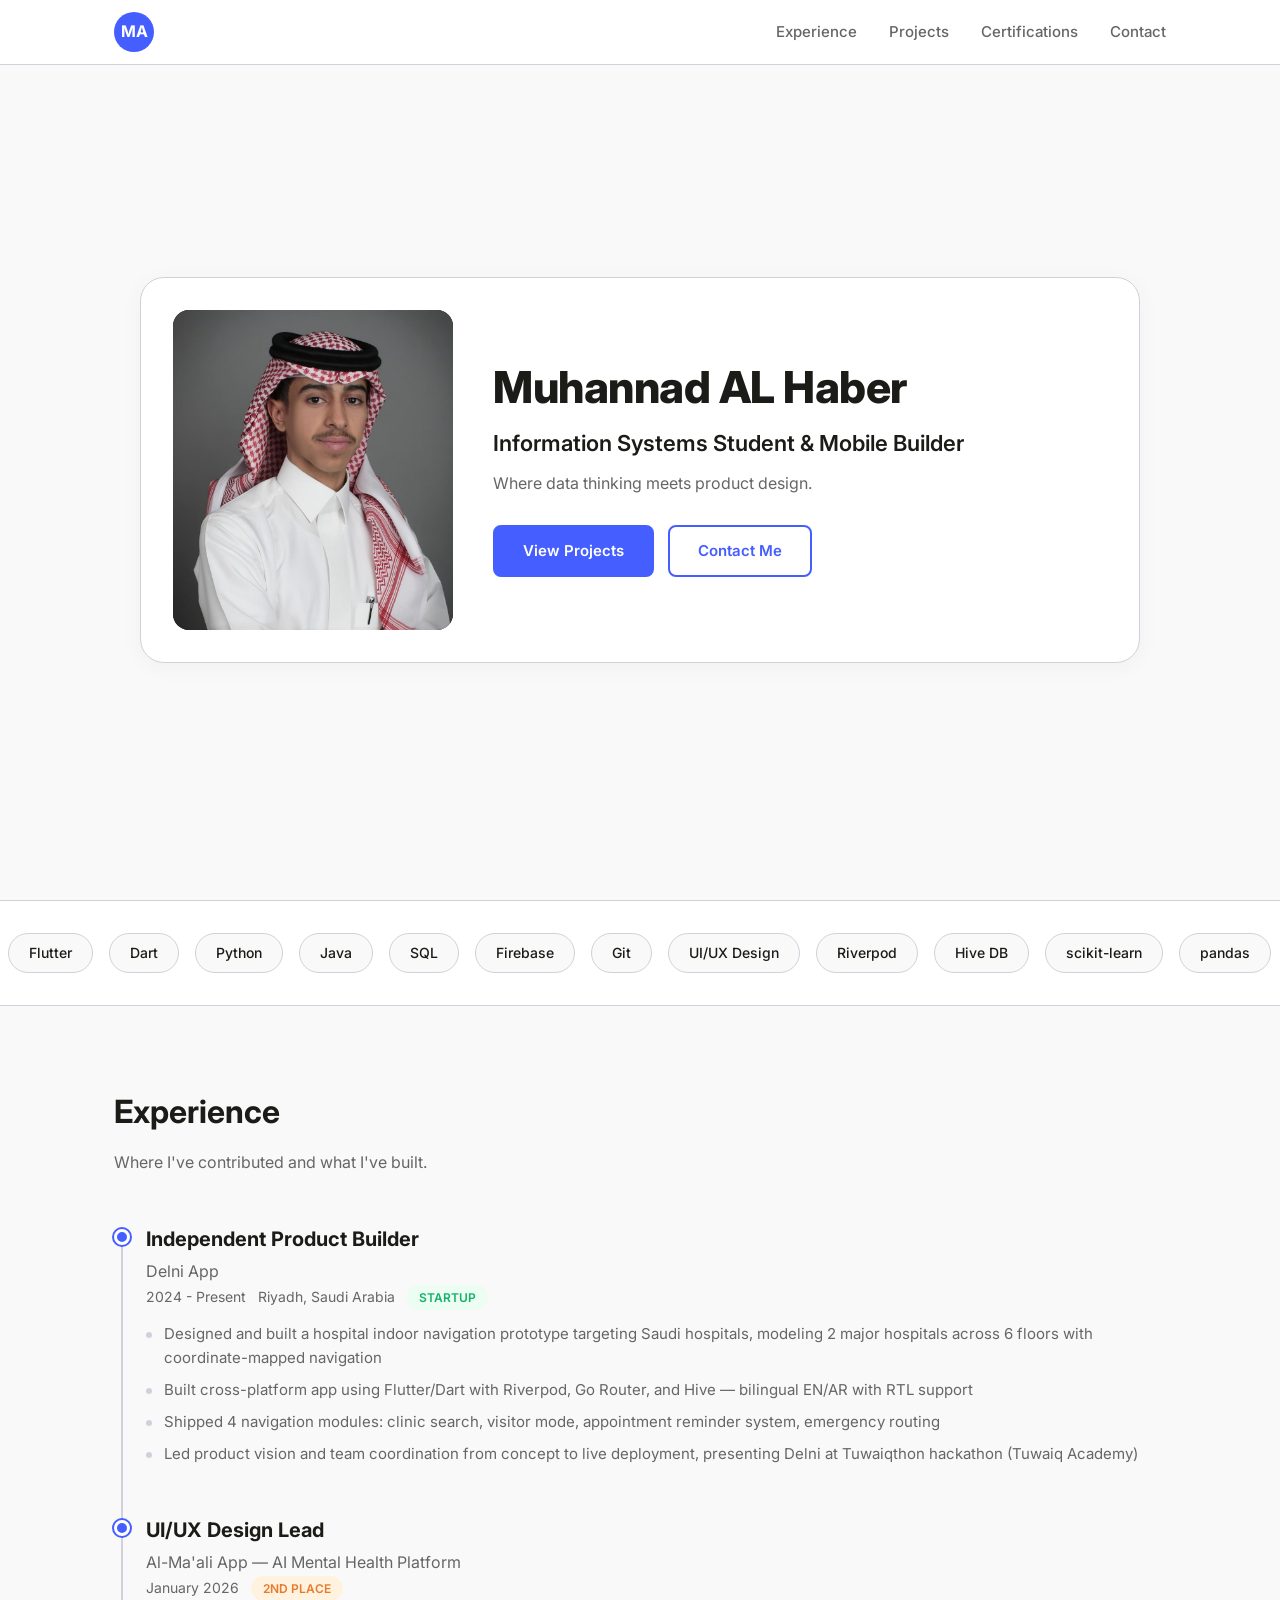
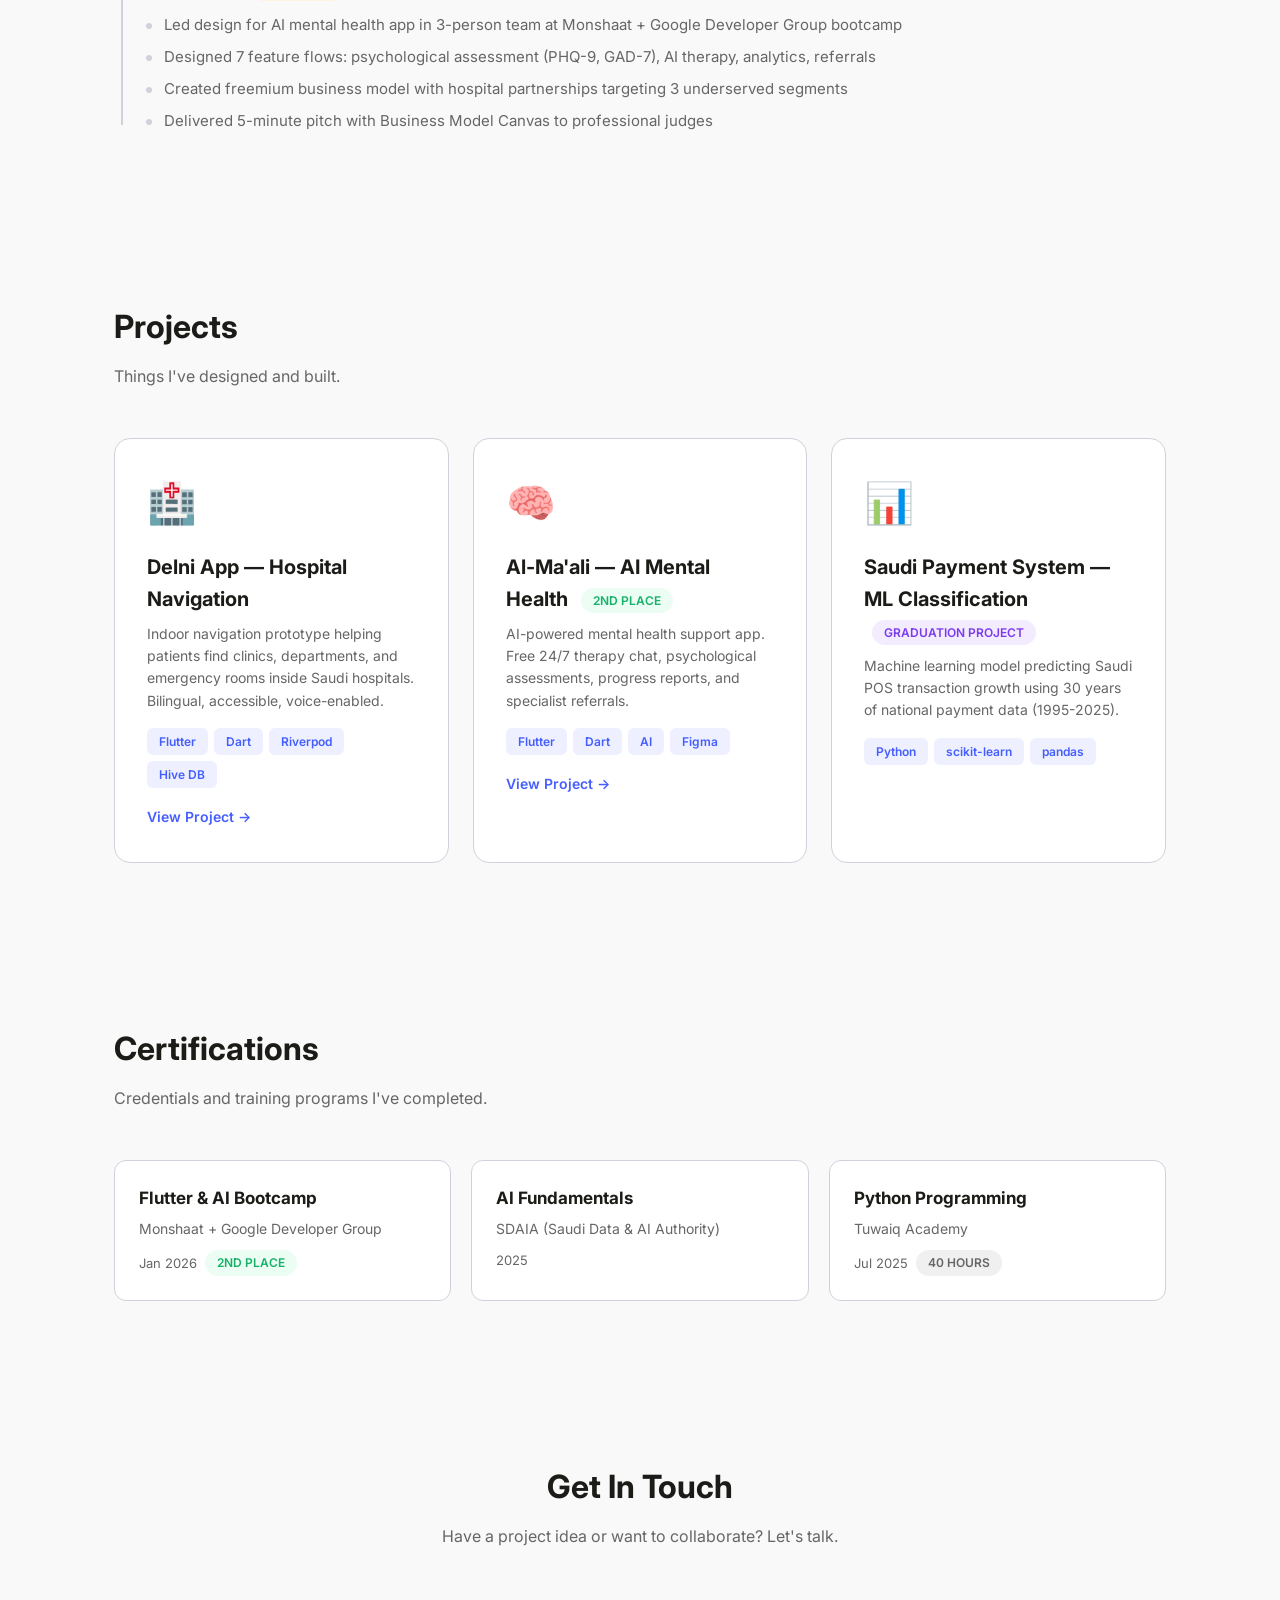
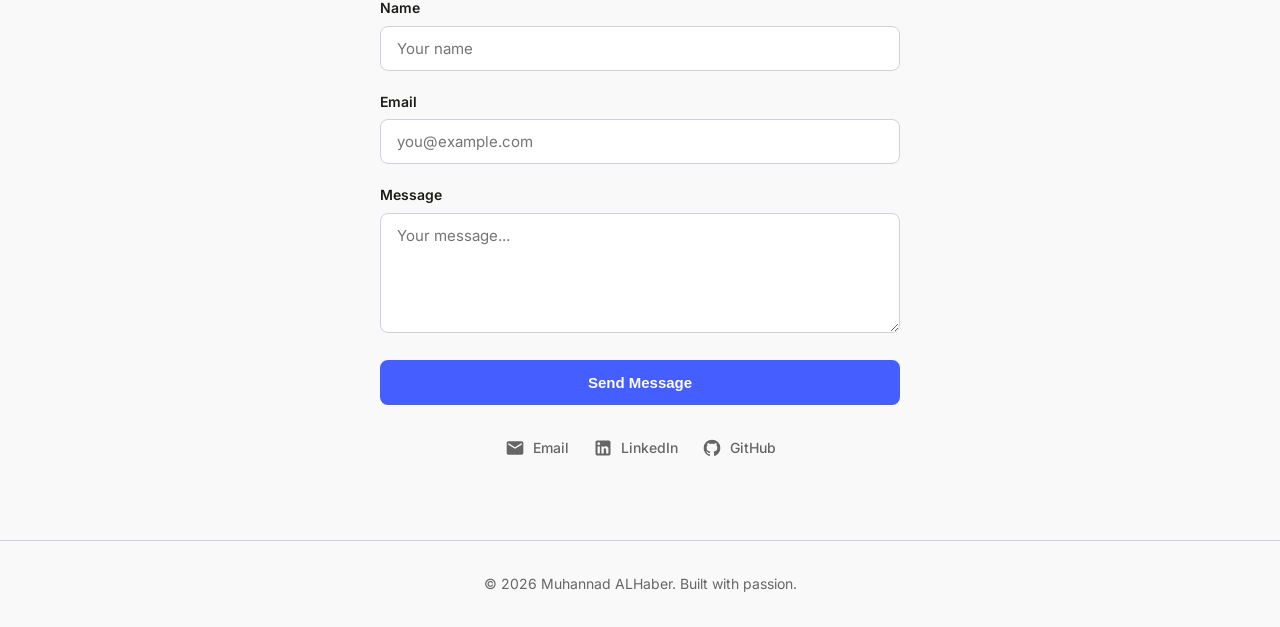
<file: index.html>
<!DOCTYPE html>
<html lang="en">
<head>
    <meta charset="UTF-8">
    <meta name="viewport" content="width=device-width, initial-scale=1.0">
    <title>Muhannad ALHaber — Portfolio</title>
    <link rel="preconnect" href="https://fonts.googleapis.com">
    <link rel="preconnect" href="https://fonts.gstatic.com" crossorigin>
    <link href="https://fonts.googleapis.com/css2?family=Inter:wght@400;500;600;700;800&display=swap" rel="stylesheet">
    <style>
        *, *::before, *::after { margin: 0; padding: 0; box-sizing: border-box; }

        :root {
            --primary: #455EFF;
            --primary-dark: #293899;
            --success: #17B26A;
            --bg: #F9F9F9;
            --card: #FFFFFF;
            --text: #1B1C17;
            --subtle: #666666;
            --border: #D1D1DB;
            --orange: #E97A2B;
            --purple: #7C3AED;
        }

        html { scroll-behavior: smooth; }

        body {
            font-family: 'Inter', -apple-system, BlinkMacSystemFont, 'Segoe UI', Roboto, sans-serif;
            background: var(--bg);
            color: var(--text);
            line-height: 1.6;
        }

        /* NAV */
        .nav {
            position: fixed;
            top: 0;
            left: 0;
            right: 0;
            z-index: 1000;
            background: var(--card);
            border-bottom: 1px solid var(--border);
            transition: box-shadow 0.3s;
        }
        .nav.scrolled { box-shadow: 0 2px 20px rgba(0,0,0,0.08); }
        .nav-inner {
            max-width: 1100px;
            margin: 0 auto;
            padding: 0 24px;
            height: 64px;
            display: flex;
            align-items: center;
            justify-content: space-between;
        }
        .nav-logo {
            width: 40px; height: 40px;
            background: var(--primary);
            border-radius: 50%;
            display: flex; align-items: center; justify-content: center;
            color: #fff; font-weight: 700; font-size: 16px;
            text-decoration: none;
        }
        .nav-links { display: flex; gap: 32px; list-style: none; }
        .nav-links a {
            text-decoration: none; color: var(--subtle); font-size: 15px; font-weight: 500;
            padding: 4px 0; border-bottom: 2px solid transparent; transition: all 0.2s;
        }
        .nav-links a:hover, .nav-links a.active { color: var(--primary); border-bottom-color: var(--primary); }
        .hamburger {
            display: none; background: none; border: none; cursor: pointer;
            width: 32px; height: 32px; flex-direction: column; justify-content: center; align-items: center; gap: 5px;
        }
        .hamburger span {
            display: block; width: 22px; height: 2px; background: var(--text);
            transition: all 0.3s; border-radius: 2px;
        }
        .hamburger.open span:nth-child(1) { transform: rotate(45deg) translate(5px, 5px); }
        .hamburger.open span:nth-child(2) { opacity: 0; }
        .hamburger.open span:nth-child(3) { transform: rotate(-45deg) translate(5px, -5px); }

        @media (max-width: 768px) {
            .hamburger { display: flex; }
            .nav-links {
                display: none; position: absolute; top: 64px; left: 0; right: 0;
                background: var(--card); flex-direction: column; padding: 16px 24px; gap: 16px;
                border-bottom: 1px solid var(--border); box-shadow: 0 8px 20px rgba(0,0,0,0.06);
            }
            .nav-links.open { display: flex; }
        }

        /* SECTIONS SHARED */
        section {
            padding: 80px 24px;
            max-width: 1100px;
            margin: 0 auto;
            opacity: 0;
            transform: translateY(30px);
            transition: opacity 0.6s ease, transform 0.6s ease;
        }
        section.visible { opacity: 1; transform: translateY(0); }
        .section-title {
            font-size: 32px; font-weight: 700; margin-bottom: 12px; color: var(--text);
        }
        .section-subtitle { color: var(--subtle); font-size: 16px; margin-bottom: 48px; }

        /* HERO */
        .hero {
            min-height: 100vh;
            display: flex; align-items: center; justify-content: center;
            padding: 88px 24px 48px;
            opacity: 1; transform: none;
        }
        .hero-card {
            background: var(--card);
            border: 1px solid var(--border);
            border-radius: 24px;
            padding: 32px;
            display: flex; align-items: center; gap: 40px;
            max-width: 1000px; width: 100%;
            box-shadow: 0 4px 24px rgba(0,0,0,0.04);
        }
        .hero-photo {
            flex: 0 0 280px;
            width: 280px; height: 320px;
            border-radius: 16px;
            background: #1B1C17;
            display: flex; align-items: center; justify-content: center;
            font-size: 72px; font-weight: 700; color: #fff;
            overflow: hidden;
        }
        .hero-photo img { width: 100%; height: 100%; object-fit: cover; object-position: center 25%; }
        .hero-text { flex: 1; }
        .hero h1 { font-size: 44px; font-weight: 800; margin-bottom: 14px; line-height: 1.1; letter-spacing: -0.5px; }
        .hero .tagline { font-size: 22px; color: var(--text); margin-bottom: 10px; font-weight: 600; }
        .hero .subtitle { font-size: 16px; color: var(--subtle); margin-bottom: 28px; line-height: 1.6; max-width: 460px; }
        .hero-buttons { display: flex; gap: 14px; flex-wrap: wrap; }
        .btn {
            display: inline-flex; align-items: center; justify-content: center;
            padding: 12px 28px; border-radius: 8px; font-size: 15px; font-weight: 600;
            text-decoration: none; transition: all 0.2s; cursor: pointer; border: 2px solid transparent;
        }
        .btn-primary { background: var(--primary); color: #fff; border-color: var(--primary); }
        .btn-primary:hover { background: var(--primary-dark); border-color: var(--primary-dark); }
        .btn-outline { background: transparent; color: var(--primary); border-color: var(--primary); }
        .btn-outline:hover { background: var(--primary); color: #fff; }

        @media (max-width: 768px) {
            .hero-card { flex-direction: column; gap: 24px; padding: 24px; text-align: center; }
            .hero-photo { width: 220px; height: 260px; flex: none; }
            .hero h1 { font-size: 32px; }
            .hero .tagline { font-size: 18px; }
            .hero .subtitle { margin-left: auto; margin-right: auto; }
            .hero-buttons { justify-content: center; }
        }

        /* SKILLS MARQUEE */
        .skills-section {
            padding: 32px 0;
            overflow: hidden;
            background: var(--card);
            border-top: 1px solid var(--border);
            border-bottom: 1px solid var(--border);
            opacity: 1; transform: none;
            max-width: 100%;
        }
        .marquee { display: flex; width: max-content; animation: marquee 30s linear infinite; }
        .marquee:hover { animation-play-state: paused; }
        @keyframes marquee { 0% { transform: translateX(0); } 100% { transform: translateX(-50%); } }
        .skill-pill {
            display: inline-block; padding: 8px 20px; margin: 0 8px;
            background: var(--bg); border: 1px solid var(--border); border-radius: 100px;
            font-size: 14px; font-weight: 500; color: var(--text); white-space: nowrap;
        }

        /* EXPERIENCE TIMELINE */
        .timeline { position: relative; padding-left: 32px; }
        .timeline::before {
            content: ''; position: absolute; left: 7px; top: 8px; bottom: 8px;
            width: 2px; background: var(--border);
        }
        .timeline-item { position: relative; margin-bottom: 48px; }
        .timeline-item:last-child { margin-bottom: 0; }
        .timeline-dot {
            position: absolute; left: -32px; top: 6px;
            width: 16px; height: 16px; border-radius: 50%;
            background: var(--primary); border: 3px solid var(--card);
            box-shadow: 0 0 0 2px var(--primary);
        }
        .timeline-header { display: flex; flex-wrap: wrap; align-items: center; gap: 8px; margin-bottom: 4px; }
        .timeline-title { font-size: 20px; font-weight: 700; }
        .timeline-company { font-size: 16px; color: var(--subtle); }
        .timeline-meta { display: flex; flex-wrap: wrap; gap: 12px; align-items: center; font-size: 14px; color: var(--subtle); margin-bottom: 12px; }
        .badge {
            display: inline-block; padding: 3px 12px; border-radius: 100px;
            font-size: 12px; font-weight: 600; text-transform: uppercase;
        }
        .badge-green { background: #ECFDF3; color: var(--success); }
        .badge-orange { background: #FFF3E0; color: var(--orange); }
        .badge-purple { background: #F3ECFF; color: var(--purple); }
        .timeline-bullets { list-style: none; }
        .timeline-bullets li {
            position: relative; padding-left: 18px; margin-bottom: 8px;
            font-size: 15px; color: var(--subtle); line-height: 1.6;
        }
        .timeline-bullets li::before {
            content: ''; position: absolute; left: 0; top: 10px;
            width: 6px; height: 6px; border-radius: 50%; background: var(--border);
        }

        /* PROJECTS GRID */
        .projects-grid { display: grid; grid-template-columns: repeat(auto-fit, minmax(320px, 1fr)); gap: 24px; }
        .project-card {
            background: var(--card); border: 1px solid var(--border); border-radius: 16px;
            padding: 32px; transition: all 0.3s;
        }
        .project-card:hover { transform: translateY(-4px); box-shadow: 0 12px 32px rgba(0,0,0,0.08); }
        .project-icon { font-size: 40px; margin-bottom: 16px; }
        .project-card h3 { font-size: 20px; font-weight: 700; margin-bottom: 8px; }
        .project-card p { color: var(--subtle); font-size: 14px; line-height: 1.6; margin-bottom: 16px; }
        .tech-pills { display: flex; flex-wrap: wrap; gap: 6px; margin-bottom: 16px; }
        .tech-pill {
            padding: 4px 12px; border-radius: 6px; font-size: 12px; font-weight: 600;
            background: #EEF0FF; color: var(--primary);
        }
        .project-link { color: var(--primary); font-weight: 600; font-size: 14px; text-decoration: none; }
        .project-link:hover { text-decoration: underline; }
        .project-badge { margin-left: 8px; vertical-align: middle; }

        /* CERTIFICATIONS */
        .certs-grid { display: grid; grid-template-columns: repeat(auto-fit, minmax(280px, 1fr)); gap: 20px; }
        .cert-card {
            background: var(--card); border: 1px solid var(--border); border-radius: 12px;
            padding: 24px; transition: all 0.3s;
        }
        .cert-card:hover { transform: translateY(-2px); box-shadow: 0 8px 24px rgba(0,0,0,0.06); }
        .cert-card h3 { font-size: 17px; font-weight: 700; margin-bottom: 6px; }
        .cert-card .cert-org { color: var(--subtle); font-size: 14px; margin-bottom: 4px; }
        .cert-card .cert-date { color: var(--subtle); font-size: 13px; }
        .cert-card .cert-meta { display: flex; gap: 8px; align-items: center; flex-wrap: wrap; margin-top: 10px; }

        /* CONTACT */
        #contact { text-align: center; }
        .contact-form {
            max-width: 520px; margin: 0 auto; text-align: left;
        }
        .form-group { margin-bottom: 20px; }
        .form-group label { display: block; font-size: 14px; font-weight: 600; margin-bottom: 6px; }
        .form-group input, .form-group textarea {
            width: 100%; padding: 12px 16px; border: 1px solid var(--border); border-radius: 8px;
            font-size: 15px; font-family: inherit; background: var(--card); transition: border 0.2s;
            color: var(--text);
        }
        .form-group input:focus, .form-group textarea:focus { outline: none; border-color: var(--primary); }
        .form-group textarea { resize: vertical; min-height: 120px; }
        .form-error { color: #DC2626; font-size: 13px; margin-top: 4px; display: none; }
        .form-group.error .form-error { display: block; }
        .form-group.error input, .form-group.error textarea { border-color: #DC2626; }
        .form-submit { text-align: center; margin-top: 8px; }
        .form-submit .btn { width: 100%; }
        .social-links { display: flex; justify-content: center; gap: 24px; margin-top: 32px; }
        .social-links a {
            display: inline-flex; align-items: center; gap: 8px;
            color: var(--subtle); text-decoration: none; font-size: 14px; font-weight: 500;
            transition: color 0.2s;
        }
        .social-links a:hover { color: var(--primary); }
        .social-links svg { width: 20px; height: 20px; fill: currentColor; }

        /* FOOTER */
        footer {
            text-align: center; padding: 32px 24px;
            border-top: 1px solid var(--border); color: var(--subtle); font-size: 14px;
        }
    </style>
</head>
<body>

<!-- NAV -->
<nav class="nav" id="nav">
    <div class="nav-inner">
        <a href="#" class="nav-logo">MA</a>
        <ul class="nav-links" id="navLinks">
            <li><a href="#experience">Experience</a></li>
            <li><a href="#projects">Projects</a></li>
            <li><a href="#certifications">Certifications</a></li>
            <li><a href="#contact">Contact</a></li>
        </ul>
        <button class="hamburger" id="hamburger" aria-label="Menu">
            <span></span><span></span><span></span>
        </button>
    </div>
</nav>

<!-- HERO -->
<section class="hero" id="hero">
    <div class="hero-card">
        <div class="hero-photo" id="heroPhoto"><img src="assets/profile.jpg" alt="Muhannad AL Haber"></div>
        <div class="hero-text">
            <h1>Muhannad AL Haber</h1>
            <p class="tagline">Information Systems Student &amp; Mobile Builder</p>
            <p class="subtitle">Where data thinking meets product design.</p>
            <div class="hero-buttons">
                <a href="#projects" class="btn btn-primary">View Projects</a>
                <a href="#contact" class="btn btn-outline">Contact Me</a>
            </div>
        </div>
    </div>
</section>

<!-- SKILLS MARQUEE -->
<section class="skills-section" id="skills">
    <div class="marquee" id="marquee"></div>
</section>

<!-- EXPERIENCE -->
<section id="experience">
    <h2 class="section-title">Experience</h2>
    <p class="section-subtitle">Where I've contributed and what I've built.</p>
    <div class="timeline">
        <div class="timeline-item">
            <div class="timeline-dot"></div>
            <div class="timeline-header">
                <span class="timeline-title">Independent Product Builder</span>
            </div>
            <div class="timeline-company">Delni App</div>
            <div class="timeline-meta">
                <span>2024 - Present</span>
                <span>Riyadh, Saudi Arabia</span>
                <span class="badge badge-green">Startup</span>
            </div>
            <ul class="timeline-bullets">
                <li>Designed and built a hospital indoor navigation prototype targeting Saudi hospitals, modeling 2 major hospitals across 6 floors with coordinate-mapped navigation</li>
                <li>Built cross-platform app using Flutter/Dart with Riverpod, Go Router, and Hive &#8212; bilingual EN/AR with RTL support</li>
                <li>Shipped 4 navigation modules: clinic search, visitor mode, appointment reminder system, emergency routing</li>
                <li>Led product vision and team coordination from concept to live deployment, presenting Delni at Tuwaiqthon hackathon (Tuwaiq Academy)</li>
            </ul>
        </div>
        <div class="timeline-item">
            <div class="timeline-dot"></div>
            <div class="timeline-header">
                <span class="timeline-title">UI/UX Design Lead</span>
            </div>
            <div class="timeline-company">Al-Ma'ali App &#8212; AI Mental Health Platform</div>
            <div class="timeline-meta">
                <span>January 2026</span>
                <span class="badge badge-orange">2nd Place</span>
            </div>
            <ul class="timeline-bullets">
                <li>Led design for AI mental health app in 3-person team at Monshaat + Google Developer Group bootcamp</li>
                <li>Designed 7 feature flows: psychological assessment (PHQ-9, GAD-7), AI therapy, analytics, referrals</li>
                <li>Created freemium business model with hospital partnerships targeting 3 underserved segments</li>
                <li>Delivered 5-minute pitch with Business Model Canvas to professional judges</li>
            </ul>
        </div>
    </div>
</section>

<!-- PROJECTS -->
<section id="projects">
    <h2 class="section-title">Projects</h2>
    <p class="section-subtitle">Things I've designed and built.</p>
    <div class="projects-grid">
        <div class="project-card">
            <div class="project-icon">&#x1F3E5;</div>
            <h3>Delni App &#8212; Hospital Navigation</h3>
            <p>Indoor navigation prototype helping patients find clinics, departments, and emergency rooms inside Saudi hospitals. Bilingual, accessible, voice-enabled.</p>
            <div class="tech-pills">
                <span class="tech-pill">Flutter</span>
                <span class="tech-pill">Dart</span>
                <span class="tech-pill">Riverpod</span>
                <span class="tech-pill">Hive DB</span>
            </div>
            <a href="delni.html" class="project-link">View Project &rarr;</a>
        </div>
        <div class="project-card">
            <div class="project-icon">&#x1F9E0;</div>
            <h3>Al-Ma'ali &#8212; AI Mental Health
                <span class="badge badge-green project-badge">2nd Place</span>
            </h3>
            <p>AI-powered mental health support app. Free 24/7 therapy chat, psychological assessments, progress reports, and specialist referrals.</p>
            <div class="tech-pills">
                <span class="tech-pill">Flutter</span>
                <span class="tech-pill">Dart</span>
                <span class="tech-pill">AI</span>
                <span class="tech-pill">Figma</span>
            </div>
            <a href="maali.html" class="project-link">View Project &rarr;</a>
        </div>
        <div class="project-card">
            <div class="project-icon">&#x1F4CA;</div>
            <h3>Saudi Payment System &#8212; ML Classification
                <span class="badge badge-purple project-badge">Graduation Project</span>
            </h3>
            <p>Machine learning model predicting Saudi POS transaction growth using 30 years of national payment data (1995-2025).</p>
            <div class="tech-pills">
                <span class="tech-pill">Python</span>
                <span class="tech-pill">scikit-learn</span>
                <span class="tech-pill">pandas</span>
            </div>
        </div>
    </div>
</section>

<!-- CERTIFICATIONS -->
<section id="certifications">
    <h2 class="section-title">Certifications</h2>
    <p class="section-subtitle">Credentials and training programs I've completed.</p>
    <div class="certs-grid">
        <div class="cert-card">
            <h3>Flutter & AI Bootcamp</h3>
            <p class="cert-org">Monshaat + Google Developer Group</p>
            <div class="cert-meta">
                <span class="cert-date">Jan 2026</span>
                <span class="badge badge-green">2nd Place</span>
            </div>
        </div>
        <div class="cert-card">
            <h3>AI Fundamentals</h3>
            <p class="cert-org">SDAIA (Saudi Data & AI Authority)</p>
            <div class="cert-meta">
                <span class="cert-date">2025</span>
            </div>
        </div>
        <div class="cert-card">
            <h3>Python Programming</h3>
            <p class="cert-org">Tuwaiq Academy</p>
            <div class="cert-meta">
                <span class="cert-date">Jul 2025</span>
                <span class="badge" style="background:#F0F0F0;color:var(--subtle);">40 Hours</span>
            </div>
        </div>
    </div>
</section>

<!-- CONTACT -->
<section id="contact">
    <h2 class="section-title">Get In Touch</h2>
    <p class="section-subtitle">Have a project idea or want to collaborate? Let's talk.</p>
    <form class="contact-form" id="contactForm" action="https://formspree.io/f/placeholder" method="POST">
        <div class="form-group">
            <label for="name">Name</label>
            <input type="text" id="name" name="name" placeholder="Your name" required>
            <div class="form-error">Please enter your name.</div>
        </div>
        <div class="form-group">
            <label for="email">Email</label>
            <input type="email" id="email" name="email" placeholder="you@example.com" required>
            <div class="form-error">Please enter a valid email address.</div>
        </div>
        <div class="form-group">
            <label for="message">Message</label>
            <textarea id="message" name="message" placeholder="Your message..." required></textarea>
            <div class="form-error">Please enter a message.</div>
        </div>
        <div class="form-submit">
            <button type="submit" class="btn btn-primary">Send Message</button>
        </div>
    </form>
    <div class="social-links">
        <a href="mailto:muhannadkhalid87@gmail.com">
            <svg viewBox="0 0 24 24"><path d="M20 4H4c-1.1 0-2 .9-2 2v12c0 1.1.9 2 2 2h16c1.1 0 2-.9 2-2V6c0-1.1-.9-2-2-2zm0 4l-8 5-8-5V6l8 5 8-5v2z"/></svg>
            Email
        </a>
        <a href="https://www.linkedin.com/in/muhannad-alhaber-312552339/" target="_blank" rel="noopener">
            <svg viewBox="0 0 24 24"><path d="M19 3a2 2 0 012 2v14a2 2 0 01-2 2H5a2 2 0 01-2-2V5a2 2 0 012-2h14m-.5 15.5v-5.3a3.26 3.26 0 00-3.26-3.26c-.85 0-1.84.52-2.32 1.3v-1.11h-2.79v8.37h2.79v-4.93c0-.77.62-1.4 1.39-1.4a1.4 1.4 0 011.4 1.4v4.93h2.79M6.88 8.56a1.68 1.68 0 001.68-1.68c0-.93-.75-1.69-1.68-1.69a1.69 1.69 0 00-1.69 1.69c0 .93.76 1.68 1.69 1.68m1.39 9.94v-8.37H5.5v8.37h2.77z"/></svg>
            LinkedIn
        </a>
        <a href="https://github.com/Muhannad838" target="_blank" rel="noopener">
            <svg viewBox="0 0 24 24"><path d="M12 2A10 10 0 002 12c0 4.42 2.87 8.17 6.84 9.5.5.08.66-.23.66-.5v-1.69c-2.77.6-3.36-1.34-3.36-1.34-.46-1.16-1.11-1.47-1.11-1.47-.91-.62.07-.6.07-.6 1 .07 1.53 1.03 1.53 1.03.87 1.52 2.34 1.07 2.91.83.09-.65.35-1.09.63-1.34-2.22-.25-4.55-1.11-4.55-4.92 0-1.11.38-2 1.03-2.71-.1-.25-.45-1.29.1-2.64 0 0 .84-.27 2.75 1.02.79-.22 1.65-.33 2.5-.33.85 0 1.71.11 2.5.33 1.91-1.29 2.75-1.02 2.75-1.02.55 1.35.2 2.39.1 2.64.65.71 1.03 1.6 1.03 2.71 0 3.82-2.34 4.66-4.57 4.91.36.31.69.92.69 1.85V21c0 .27.16.59.67.5C19.14 20.16 22 16.42 22 12A10 10 0 0012 2z"/></svg>
            GitHub
        </a>
    </div>
</section>

<!-- FOOTER -->
<footer>
    &copy; 2026 Muhannad ALHaber. Built with passion.
</footer>

<script src="script.js"></script>
</body>
</html>
</file>
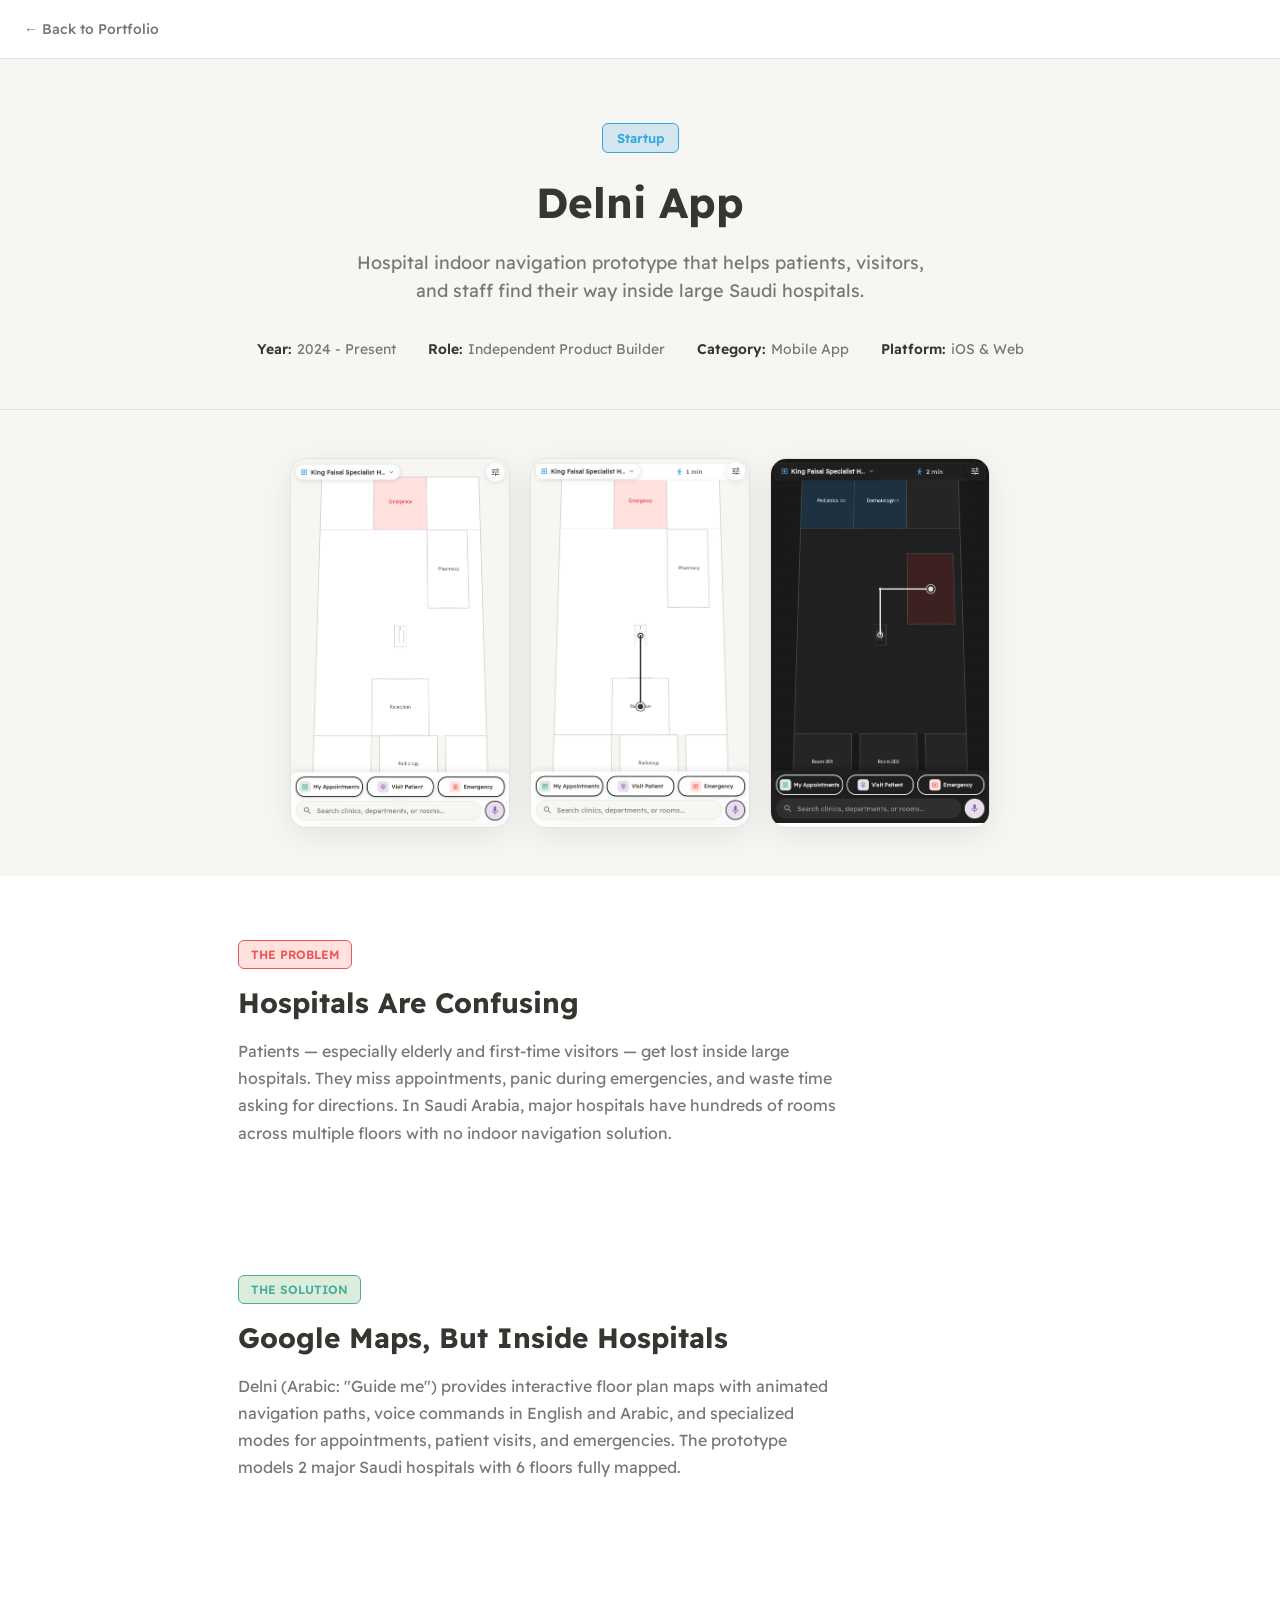
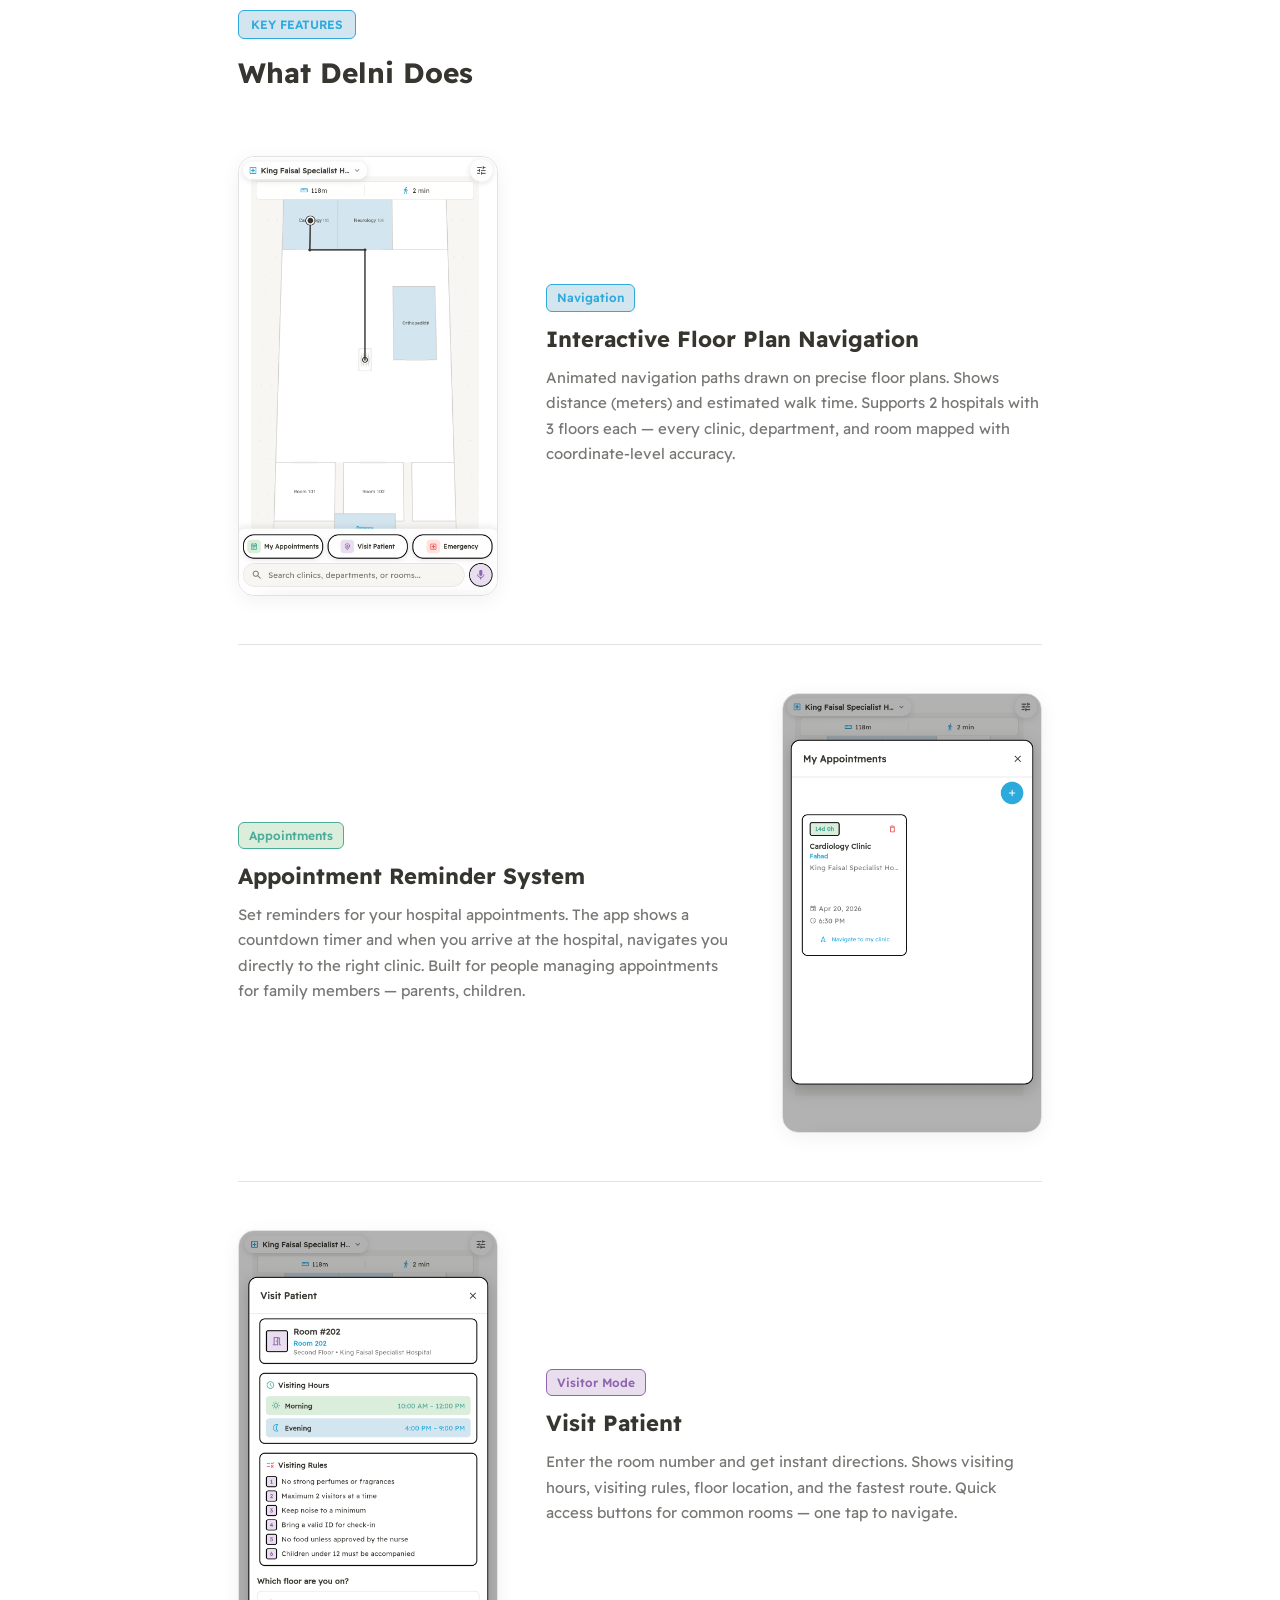
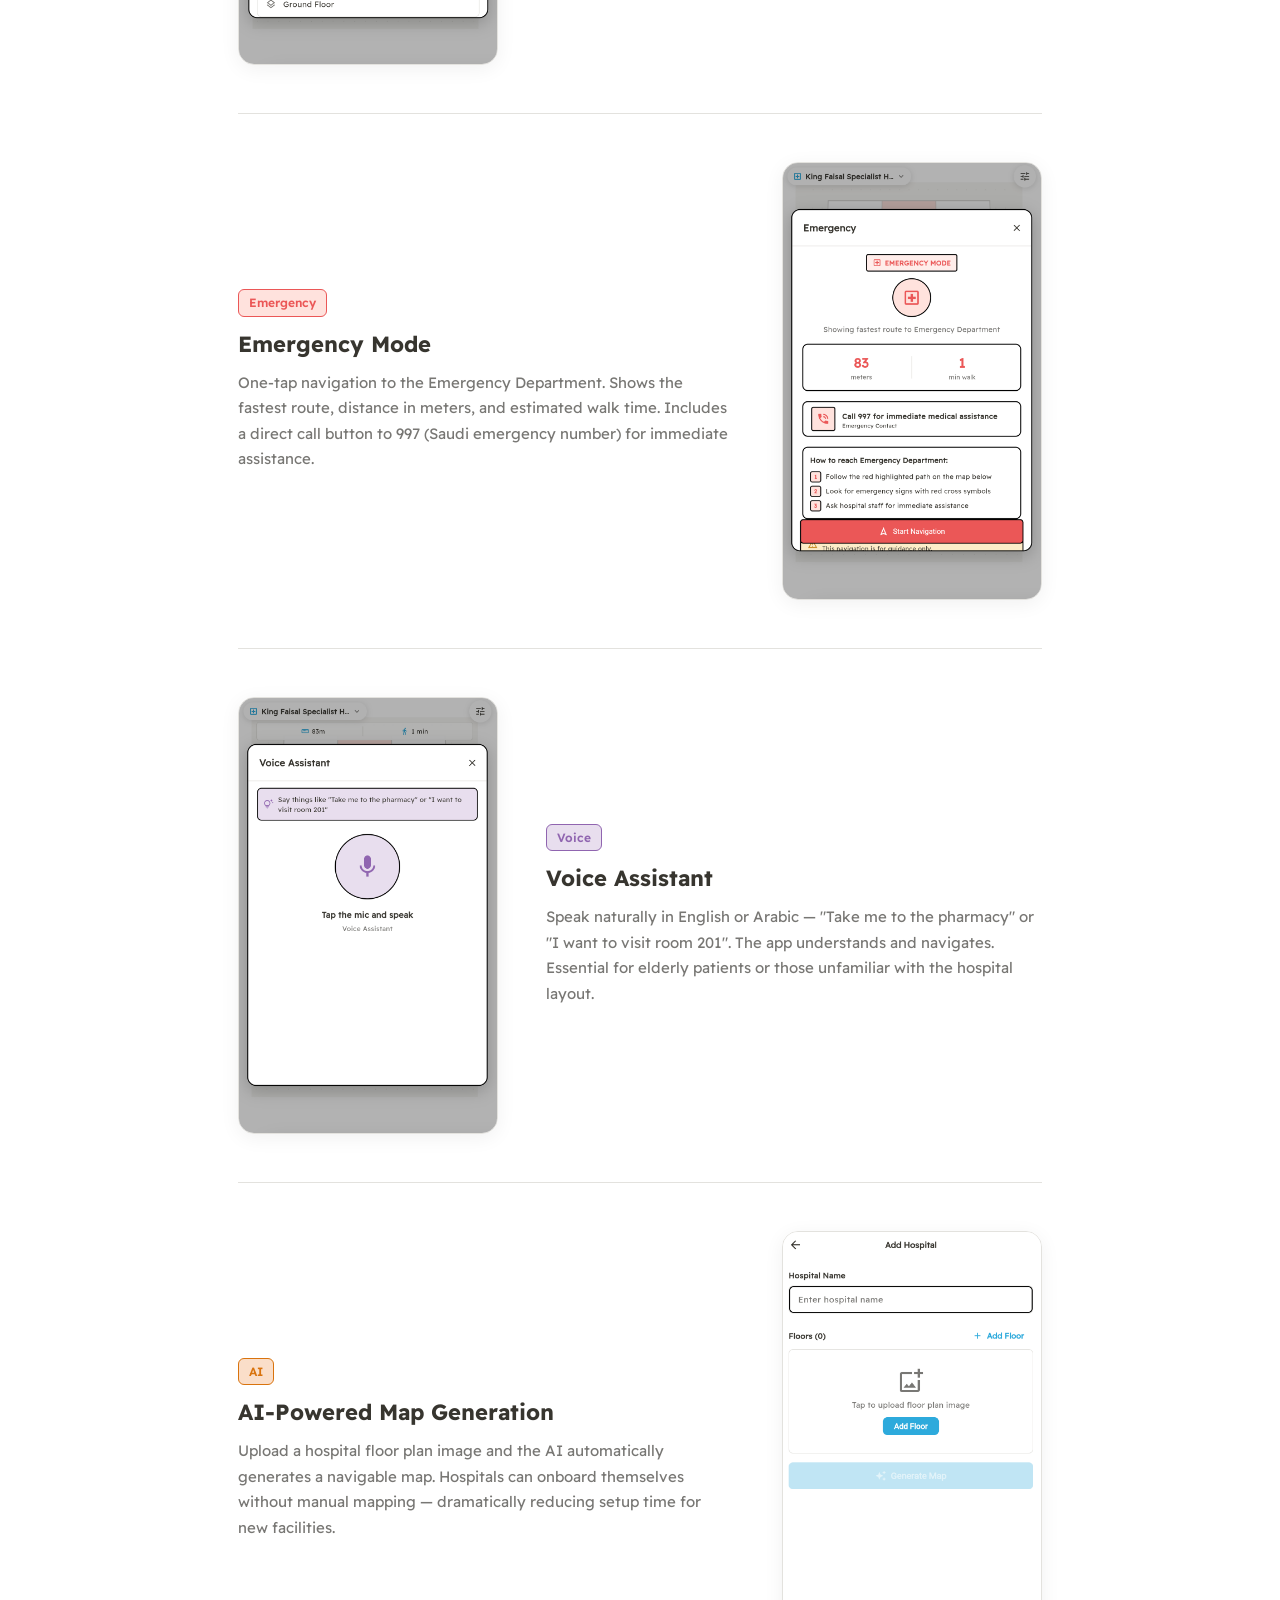
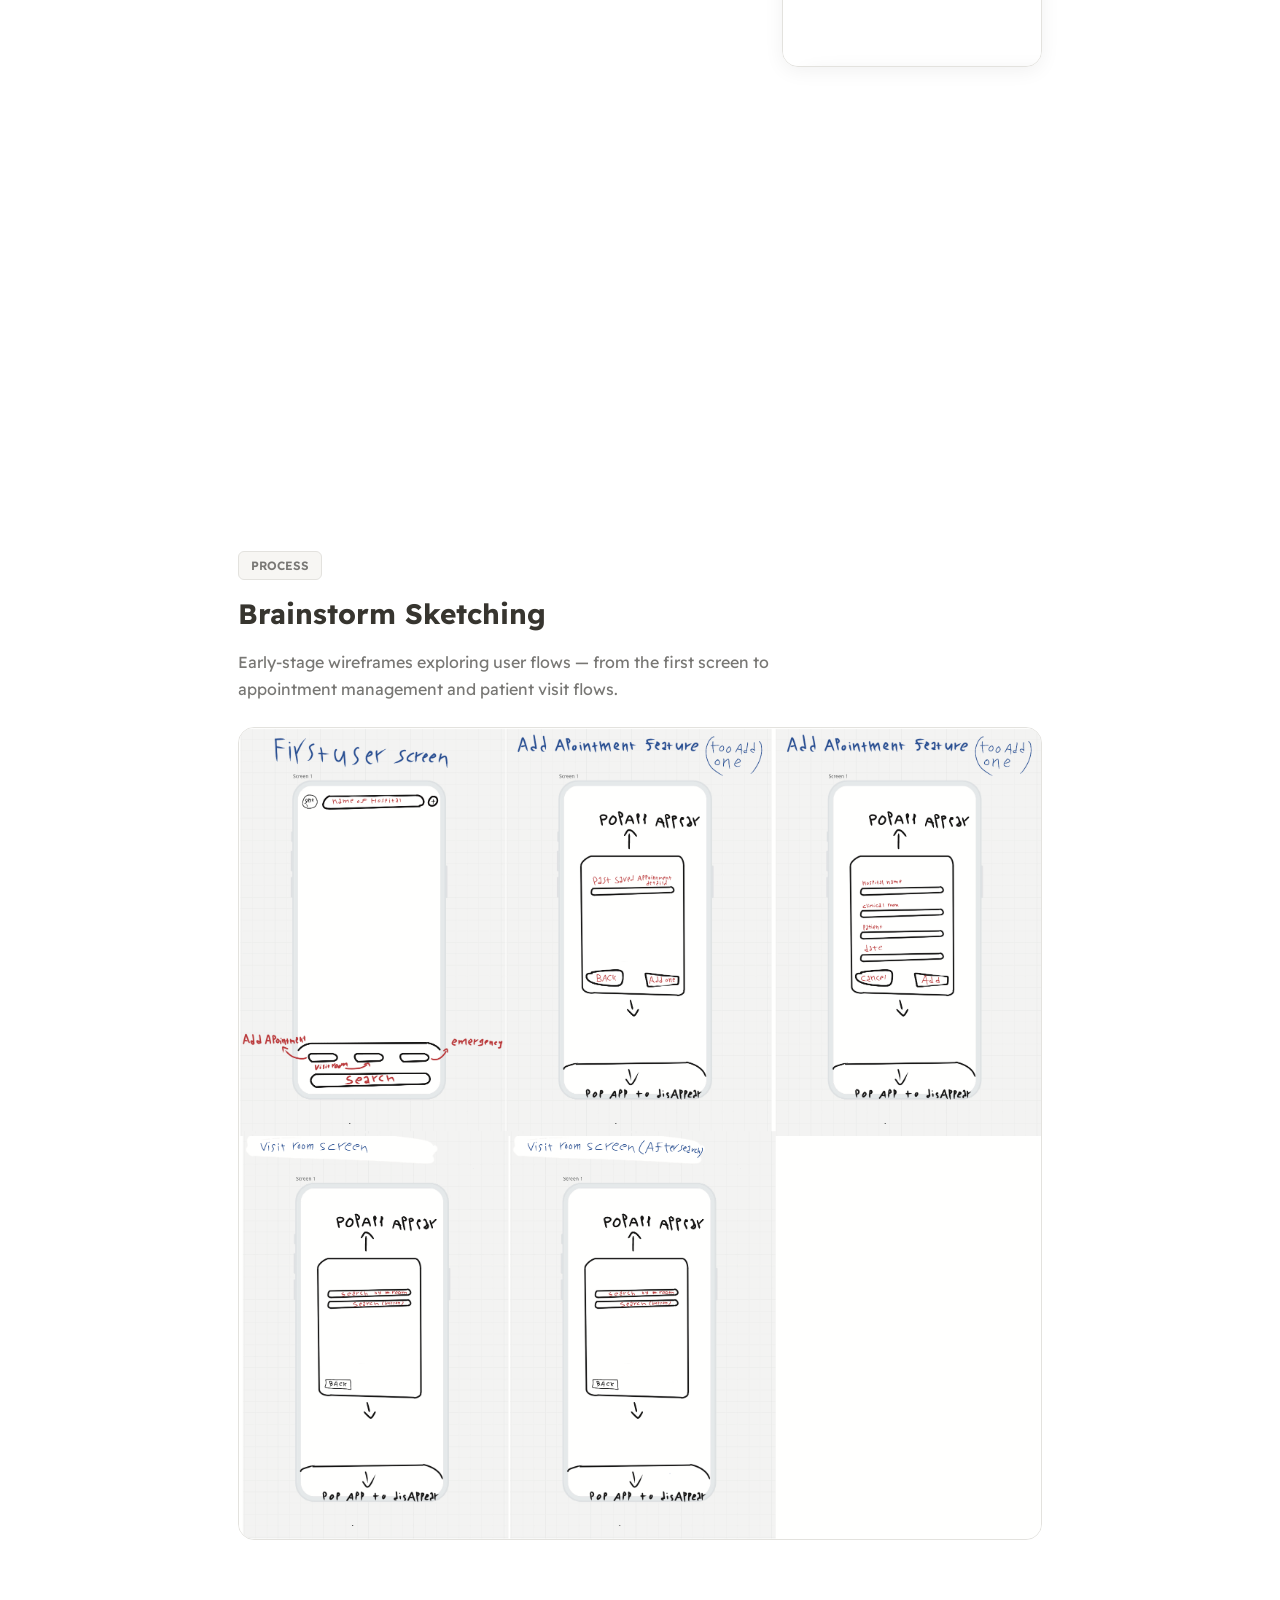
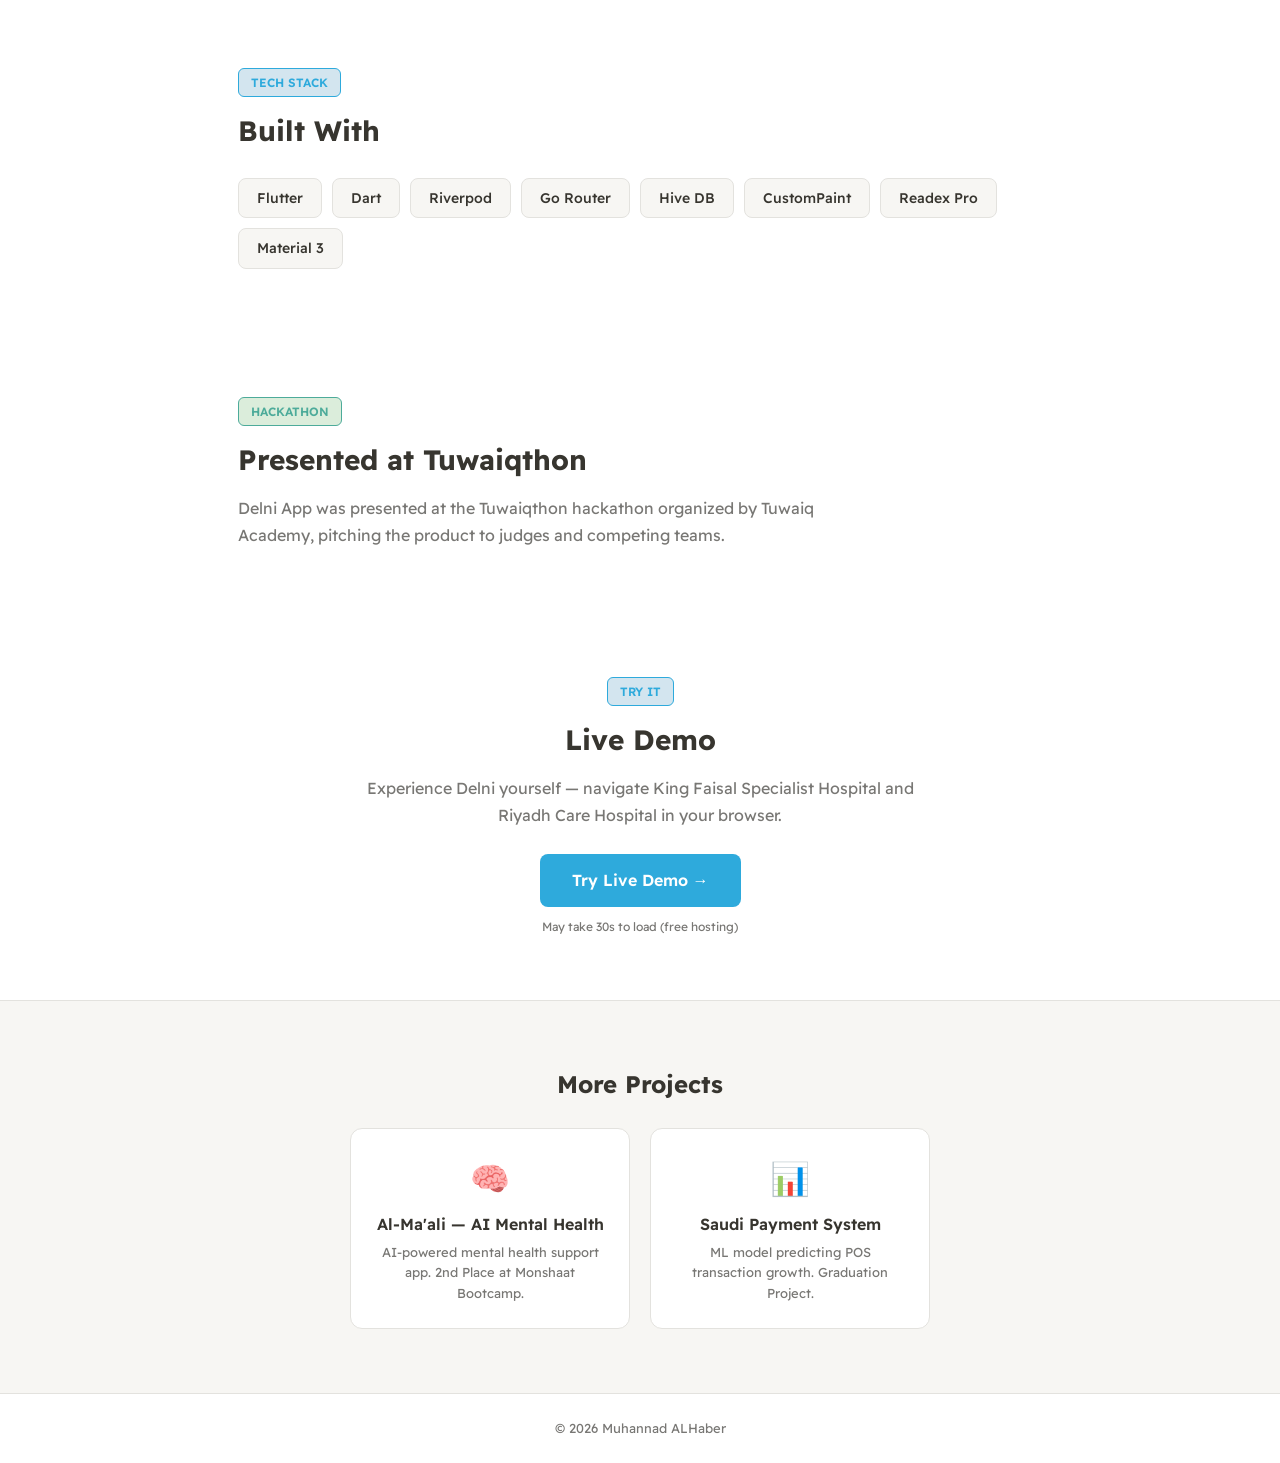
<file: delni.html>
<!DOCTYPE html>
<html lang="en">
<head>
    <meta charset="UTF-8">
    <meta name="viewport" content="width=device-width, initial-scale=1.0">
    <title>Delni App — Muhannad ALHaber</title>
    <link rel="preconnect" href="https://fonts.googleapis.com">
    <link rel="preconnect" href="https://fonts.gstatic.com" crossorigin>
    <link href="https://fonts.googleapis.com/css2?family=Readex+Pro:wght@400;500;600;700&display=swap" rel="stylesheet">
    <style>
        *, *::before, *::after { margin: 0; padding: 0; box-sizing: border-box; }

        :root {
            --bg: #FFFFFF;
            --surface: #F7F6F3;
            --text: #37352F;
            --text-secondary: #787774;
            --border: #E3E2DE;
            --blue: #2EAADC;
            --blue-bg: #D3E5EF;
            --red: #EB5757;
            --red-bg: #FFE2DD;
            --green: #4DAB9A;
            --green-bg: #DBEDDB;
            --purple: #9065B0;
            --purple-bg: #E8DEEE;
            --orange: #D9730D;
            --orange-bg: #FADEC9;
            --gold: #CB912F;
            --gold-bg: #FDECC8;
        }

        html { scroll-behavior: smooth; }

        body {
            font-family: 'Readex Pro', -apple-system, sans-serif;
            background: var(--bg);
            color: var(--text);
            line-height: 1.6;
        }

        /* Back nav */
        .back-nav {
            position: sticky; top: 0; z-index: 100;
            background: var(--bg);
            border-bottom: 1.75px solid var(--border);
            padding: 16px 24px;
        }
        .back-nav a {
            text-decoration: none; color: var(--text-secondary); font-size: 14px; font-weight: 500;
            display: inline-flex; align-items: center; gap: 8px; transition: color 0.2s;
        }
        .back-nav a:hover { color: var(--blue); }

        /* Container */
        .container { max-width: 900px; margin: 0 auto; padding: 0 24px; }

        /* Hero */
        .hero {
            padding: 64px 24px 48px;
            text-align: center;
            background: var(--surface);
            border-bottom: 1.75px solid var(--border);
        }
        .hero-label {
            display: inline-block; padding: 4px 14px; border-radius: 6px;
            background: var(--blue-bg); color: var(--blue);
            font-size: 13px; font-weight: 600; margin-bottom: 16px;
            border: 1.75px solid var(--blue);
        }
        .hero h1 { font-size: 42px; font-weight: 700; margin-bottom: 12px; }
        .hero p { font-size: 18px; color: var(--text-secondary); max-width: 600px; margin: 0 auto 32px; }
        .hero-meta {
            display: flex; justify-content: center; gap: 32px; flex-wrap: wrap;
            font-size: 14px; color: var(--text-secondary);
        }
        .hero-meta span { display: flex; align-items: center; gap: 6px; }
        .hero-meta strong { color: var(--text); font-weight: 600; }

        /* Phone mockup row */
        .phone-row {
            display: flex; justify-content: center; gap: 20px; flex-wrap: wrap;
            padding: 48px 24px;
            background: var(--surface);
        }
        .phone-frame {
            width: 220px; border-radius: 16px; overflow: hidden;
            border: 1.75px solid var(--border);
            box-shadow: 0 8px 32px rgba(0,0,0,0.08);
            background: var(--bg);
        }
        .phone-frame img { width: 100%; height: auto; display: block; }

        /* Section */
        .section {
            padding: 64px 24px;
            opacity: 0; transform: translateY(20px);
            transition: opacity 0.5s ease, transform 0.5s ease;
        }
        .section.visible { opacity: 1; transform: translateY(0); }

        .section-label {
            display: inline-block; padding: 4px 12px; border-radius: 6px;
            font-size: 12px; font-weight: 600; text-transform: uppercase;
            margin-bottom: 12px; border: 1.75px solid;
        }
        .section h2 { font-size: 28px; font-weight: 700; margin-bottom: 12px; }
        .section p.desc { font-size: 16px; color: var(--text-secondary); max-width: 600px; line-height: 1.7; }

        /* Feature row — alternating image + text */
        .feature {
            display: flex; align-items: center; gap: 48px;
            padding: 48px 0;
            border-bottom: 1.75px solid var(--border);
        }
        .feature:last-child { border-bottom: none; }
        .feature.reverse { flex-direction: row-reverse; }
        .feature-img {
            flex: 0 0 260px; border-radius: 16px; overflow: hidden;
            border: 1.75px solid var(--border);
            box-shadow: 0 4px 20px rgba(0,0,0,0.06);
        }
        .feature-img img { width: 100%; height: auto; display: block; }
        .feature-text { flex: 1; }
        .feature-text .chip {
            display: inline-block; padding: 3px 10px; border-radius: 6px;
            font-size: 12px; font-weight: 600; margin-bottom: 10px;
            border: 1.75px solid;
        }
        .feature-text h3 { font-size: 22px; font-weight: 700; margin-bottom: 8px; }
        .feature-text p { font-size: 15px; color: var(--text-secondary); line-height: 1.7; }

        /* Tech stack */
        .tech-grid {
            display: flex; flex-wrap: wrap; gap: 10px; margin-top: 24px;
        }
        .tech-item {
            padding: 8px 18px; border-radius: 8px;
            background: var(--surface); border: 1.75px solid var(--border);
            font-size: 14px; font-weight: 500; color: var(--text);
        }

        /* Wireframe section */
        .wireframe-img {
            max-width: 100%; border-radius: 16px; overflow: hidden;
            border: 1.75px solid var(--border);
            margin-top: 24px;
        }
        .wireframe-img img { width: 100%; height: auto; display: block; }

        /* More projects */
        .more-projects {
            padding: 64px 24px;
            background: var(--surface);
            border-top: 1.75px solid var(--border);
            text-align: center;
        }
        .more-projects h2 { font-size: 24px; margin-bottom: 24px; }
        .more-grid { display: flex; justify-content: center; gap: 20px; flex-wrap: wrap; }
        .more-card {
            background: var(--bg); border: 1.75px solid var(--border); border-radius: 12px;
            padding: 24px; width: 280px; text-decoration: none; color: var(--text);
            transition: all 0.3s;
        }
        .more-card:hover { transform: translateY(-3px); box-shadow: 0 8px 24px rgba(0,0,0,0.06); }
        .more-card .icon { font-size: 32px; margin-bottom: 8px; }
        .more-card h3 { font-size: 16px; font-weight: 600; margin-bottom: 4px; }
        .more-card p { font-size: 13px; color: var(--text-secondary); }

        /* Footer */
        footer {
            text-align: center; padding: 24px;
            font-size: 13px; color: var(--text-secondary);
            border-top: 1.75px solid var(--border);
        }

        /* Responsive */
        @media (max-width: 768px) {
            .hero h1 { font-size: 28px; }
            .phone-row { gap: 12px; }
            .phone-frame { width: 160px; }
            .feature { flex-direction: column !important; gap: 24px; }
            .feature-img { flex: none; width: 100%; max-width: 300px; }
            .hero-meta { gap: 16px; }
        }
    </style>
</head>
<body>

<!-- BACK NAV -->
<nav class="back-nav">
    <a href="index.html">&larr; Back to Portfolio</a>
</nav>

<!-- HERO -->
<div class="hero">
    <span class="hero-label">Startup</span>
    <h1>Delni App</h1>
    <p>Hospital indoor navigation prototype that helps patients, visitors, and staff find their way inside large Saudi hospitals.</p>
    <div class="hero-meta">
        <span><strong>Year:</strong> 2024 - Present</span>
        <span><strong>Role:</strong> Independent Product Builder</span>
        <span><strong>Category:</strong> Mobile App</span>
        <span><strong>Platform:</strong> iOS &amp; Web</span>
    </div>
    </div>
</div>

<!-- PHONE MOCKUP ROW -->
<div class="phone-row">
    <div class="phone-frame"><img src="assets/delni/map-home.png" alt="Delni floor plan map"></div>
    <div class="phone-frame"><img src="assets/delni/navigation-route.png" alt="Delni navigation path"></div>
    <div class="phone-frame"><img src="assets/delni/dark-mode.png" alt="Delni dark mode"></div>
</div>

<!-- THE PROBLEM -->
<div class="container">
    <div class="section" id="problem">
        <span class="section-label" style="background: var(--red-bg); color: var(--red); border-color: var(--red);">The Problem</span>
        <h2>Hospitals Are Confusing</h2>
        <p class="desc">Patients — especially elderly and first-time visitors — get lost inside large hospitals. They miss appointments, panic during emergencies, and waste time asking for directions. In Saudi Arabia, major hospitals have hundreds of rooms across multiple floors with no indoor navigation solution.</p>
    </div>

    <!-- THE SOLUTION -->
    <div class="section" id="solution">
        <span class="section-label" style="background: var(--green-bg); color: var(--green); border-color: var(--green);">The Solution</span>
        <h2>Google Maps, But Inside Hospitals</h2>
        <p class="desc">Delni (Arabic: "Guide me") provides interactive floor plan maps with animated navigation paths, voice commands in English and Arabic, and specialized modes for appointments, patient visits, and emergencies. The prototype models 2 major Saudi hospitals with 6 floors fully mapped.</p>
    </div>
</div>

<!-- KEY FEATURES -->
<div class="container">
    <div class="section" id="features">
        <span class="section-label" style="background: var(--blue-bg); color: var(--blue); border-color: var(--blue);">Key Features</span>
        <h2>What Delni Does</h2>

        <!-- Feature 1: Floor Plan Navigation -->
        <div class="feature">
            <div class="feature-img"><img src="assets/delni/navigation-floor1.png" alt="Navigation path on floor plan"></div>
            <div class="feature-text">
                <span class="chip" style="background: var(--blue-bg); color: var(--blue); border-color: var(--blue);">Navigation</span>
                <h3>Interactive Floor Plan Navigation</h3>
                <p>Animated navigation paths drawn on precise floor plans. Shows distance (meters) and estimated walk time. Supports 2 hospitals with 3 floors each — every clinic, department, and room mapped with coordinate-level accuracy.</p>
            </div>
        </div>

        <!-- Feature 2: Appointment Reminder -->
        <div class="feature reverse">
            <div class="feature-img"><img src="assets/delni/appointments.png" alt="Appointment reminder with countdown"></div>
            <div class="feature-text">
                <span class="chip" style="background: var(--green-bg); color: var(--green); border-color: var(--green);">Appointments</span>
                <h3>Appointment Reminder System</h3>
                <p>Set reminders for your hospital appointments. The app shows a countdown timer and when you arrive at the hospital, navigates you directly to the right clinic. Built for people managing appointments for family members — parents, children.</p>
            </div>
        </div>

        <!-- Feature 3: Visit Patient -->
        <div class="feature">
            <div class="feature-img"><img src="assets/delni/visit-patient.png" alt="Visit Patient room details"></div>
            <div class="feature-text">
                <span class="chip" style="background: var(--purple-bg); color: var(--purple); border-color: var(--purple);">Visitor Mode</span>
                <h3>Visit Patient</h3>
                <p>Enter the room number and get instant directions. Shows visiting hours, visiting rules, floor location, and the fastest route. Quick access buttons for common rooms — one tap to navigate.</p>
            </div>
        </div>

        <!-- Feature 4: Emergency -->
        <div class="feature reverse">
            <div class="feature-img"><img src="assets/delni/emergency.png" alt="Emergency mode"></div>
            <div class="feature-text">
                <span class="chip" style="background: var(--red-bg); color: var(--red); border-color: var(--red);">Emergency</span>
                <h3>Emergency Mode</h3>
                <p>One-tap navigation to the Emergency Department. Shows the fastest route, distance in meters, and estimated walk time. Includes a direct call button to 997 (Saudi emergency number) for immediate assistance.</p>
            </div>
        </div>

        <!-- Feature 5: Voice Assistant -->
        <div class="feature">
            <div class="feature-img"><img src="assets/delni/voice-assistant.png" alt="Voice assistant"></div>
            <div class="feature-text">
                <span class="chip" style="background: var(--purple-bg); color: var(--purple); border-color: var(--purple);">Voice</span>
                <h3>Voice Assistant</h3>
                <p>Speak naturally in English or Arabic — "Take me to the pharmacy" or "I want to visit room 201". The app understands and navigates. Essential for elderly patients or those unfamiliar with the hospital layout.</p>
            </div>
        </div>

        <!-- Feature 6: AI Map Generation -->
        <div class="feature reverse">
            <div class="feature-img"><img src="assets/delni/add-hospital.png" alt="AI hospital map generation"></div>
            <div class="feature-text">
                <span class="chip" style="background: var(--orange-bg); color: var(--orange); border-color: var(--orange);">AI</span>
                <h3>AI-Powered Map Generation</h3>
                <p>Upload a hospital floor plan image and the AI automatically generates a navigable map. Hospitals can onboard themselves without manual mapping — dramatically reducing setup time for new facilities.</p>
            </div>
        </div>
    </div>
</div>

<!-- BILINGUAL -->
<div class="container">
    <div class="section">
        <span class="section-label" style="background: var(--gold-bg); color: var(--gold); border-color: var(--gold);">Accessibility</span>
        <h2>Built for Everyone</h2>
        <p class="desc">Full bilingual support (English and Arabic with RTL layout), dark mode, and a dedicated accessibility mode that provides wheelchair-friendly routes avoiding stairs. Every feature works in both languages.</p>
    </div>
</div>

<!-- WIREFRAMES -->
<div class="container">
    <div class="section">
        <span class="section-label" style="background: var(--surface); color: var(--text-secondary); border-color: var(--border);">Process</span>
        <h2>Brainstorm Sketching</h2>
        <p class="desc">Early-stage wireframes exploring user flows — from the first screen to appointment management and patient visit flows.</p>
        <div class="wireframe-img">
            <img src="assets/delni/Untitled_Artwork 5.png" alt="Hand-drawn wireframe sketches">
        </div>
    </div>
</div>

<!-- TECH STACK -->
<div class="container">
    <div class="section">
        <span class="section-label" style="background: var(--blue-bg); color: var(--blue); border-color: var(--blue);">Tech Stack</span>
        <h2>Built With</h2>
        <div class="tech-grid">
            <span class="tech-item">Flutter</span>
            <span class="tech-item">Dart</span>
            <span class="tech-item">Riverpod</span>
            <span class="tech-item">Go Router</span>
            <span class="tech-item">Hive DB</span>
            <span class="tech-item">CustomPaint</span>
            <span class="tech-item">Readex Pro</span>
            <span class="tech-item">Material 3</span>
        </div>
    </div>
</div>

<!-- HACKATHON -->
<div class="container">
    <div class="section">
        <span class="section-label" style="background: var(--green-bg); color: var(--green); border-color: var(--green);">Hackathon</span>
        <h2>Presented at Tuwaiqthon</h2>
        <p class="desc">Delni App was presented at the Tuwaiqthon hackathon organized by Tuwaiq Academy, pitching the product to judges and competing teams.</p>
    </div>
</div>

<!-- LIVE DEMO -->
<div class="container">
    <div class="section" style="text-align: center;">
        <span class="section-label" style="background: var(--blue-bg); color: var(--blue); border-color: var(--blue);">Try It</span>
        <h2>Live Demo</h2>
        <p class="desc" style="margin: 0 auto 24px;">Experience Delni yourself — navigate King Faisal Specialist Hospital and Riyadh Care Hospital in your browser.</p>
        <a href="https://deleni-f.onrender.com" target="_blank" rel="noopener" style="display: inline-flex; align-items: center; gap: 8px; padding: 14px 32px; background: var(--blue); color: #fff; border-radius: 8px; text-decoration: none; font-weight: 600; font-size: 16px;">
            Try Live Demo &rarr;
        </a>
        <p style="margin-top: 10px; font-size: 12px; color: var(--text-secondary);">May take 30s to load (free hosting)</p>
    </div>
</div>

<!-- MORE PROJECTS -->
<div class="more-projects">
    <h2>More Projects</h2>
    <div class="more-grid">
        <a href="maali.html" class="more-card">
            <div class="icon">&#x1F9E0;</div>
            <h3>Al-Ma'ali — AI Mental Health</h3>
            <p>AI-powered mental health support app. 2nd Place at Monshaat Bootcamp.</p>
        </a>
        <a href="index.html#projects" class="more-card">
            <div class="icon">&#x1F4CA;</div>
            <h3>Saudi Payment System</h3>
            <p>ML model predicting POS transaction growth. Graduation Project.</p>
        </a>
    </div>
</div>

<footer>&copy; 2026 Muhannad ALHaber</footer>

<script>
// Scroll reveal
const sections = document.querySelectorAll('.section');
const observer = new IntersectionObserver((entries) => {
    entries.forEach(entry => {
        if (entry.isIntersecting) {
            entry.target.classList.add('visible');
        }
    });
}, { threshold: 0.1 });
sections.forEach(s => observer.observe(s));
</script>
</body>
</html>
</file>
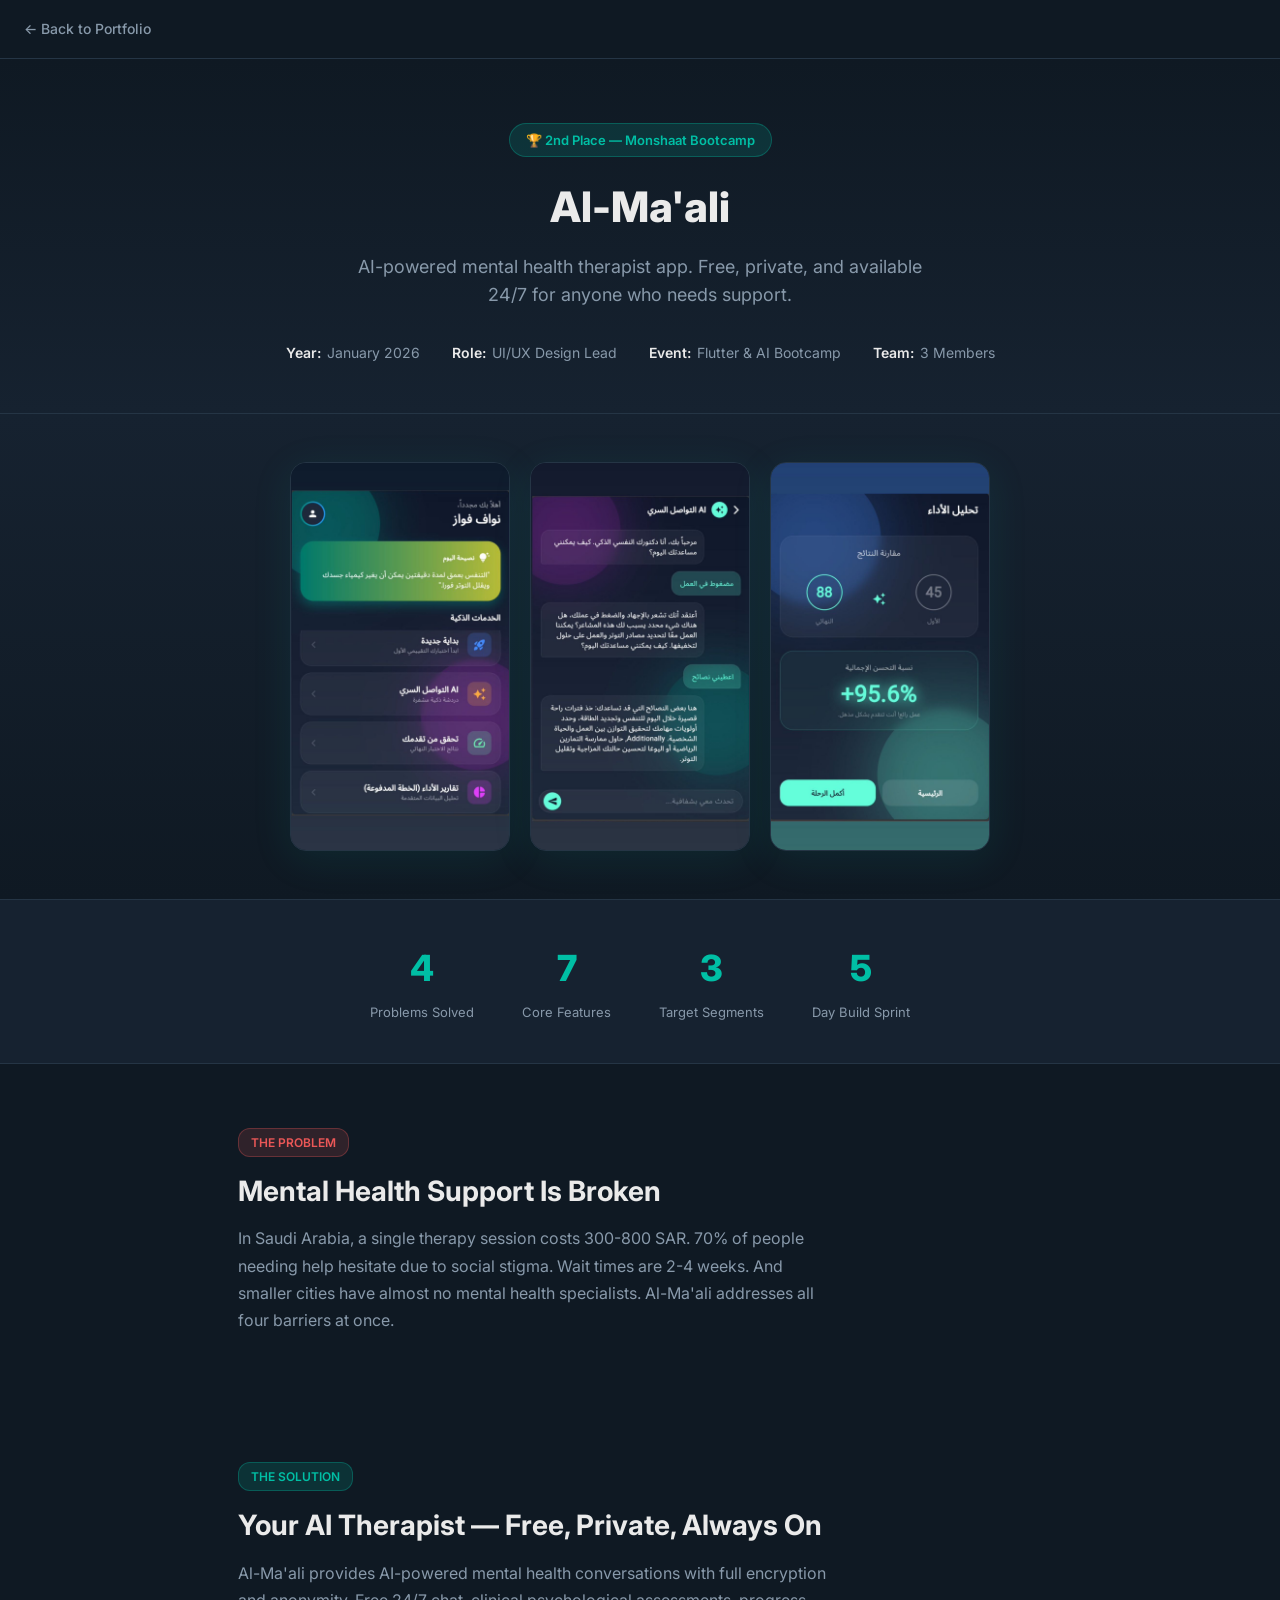
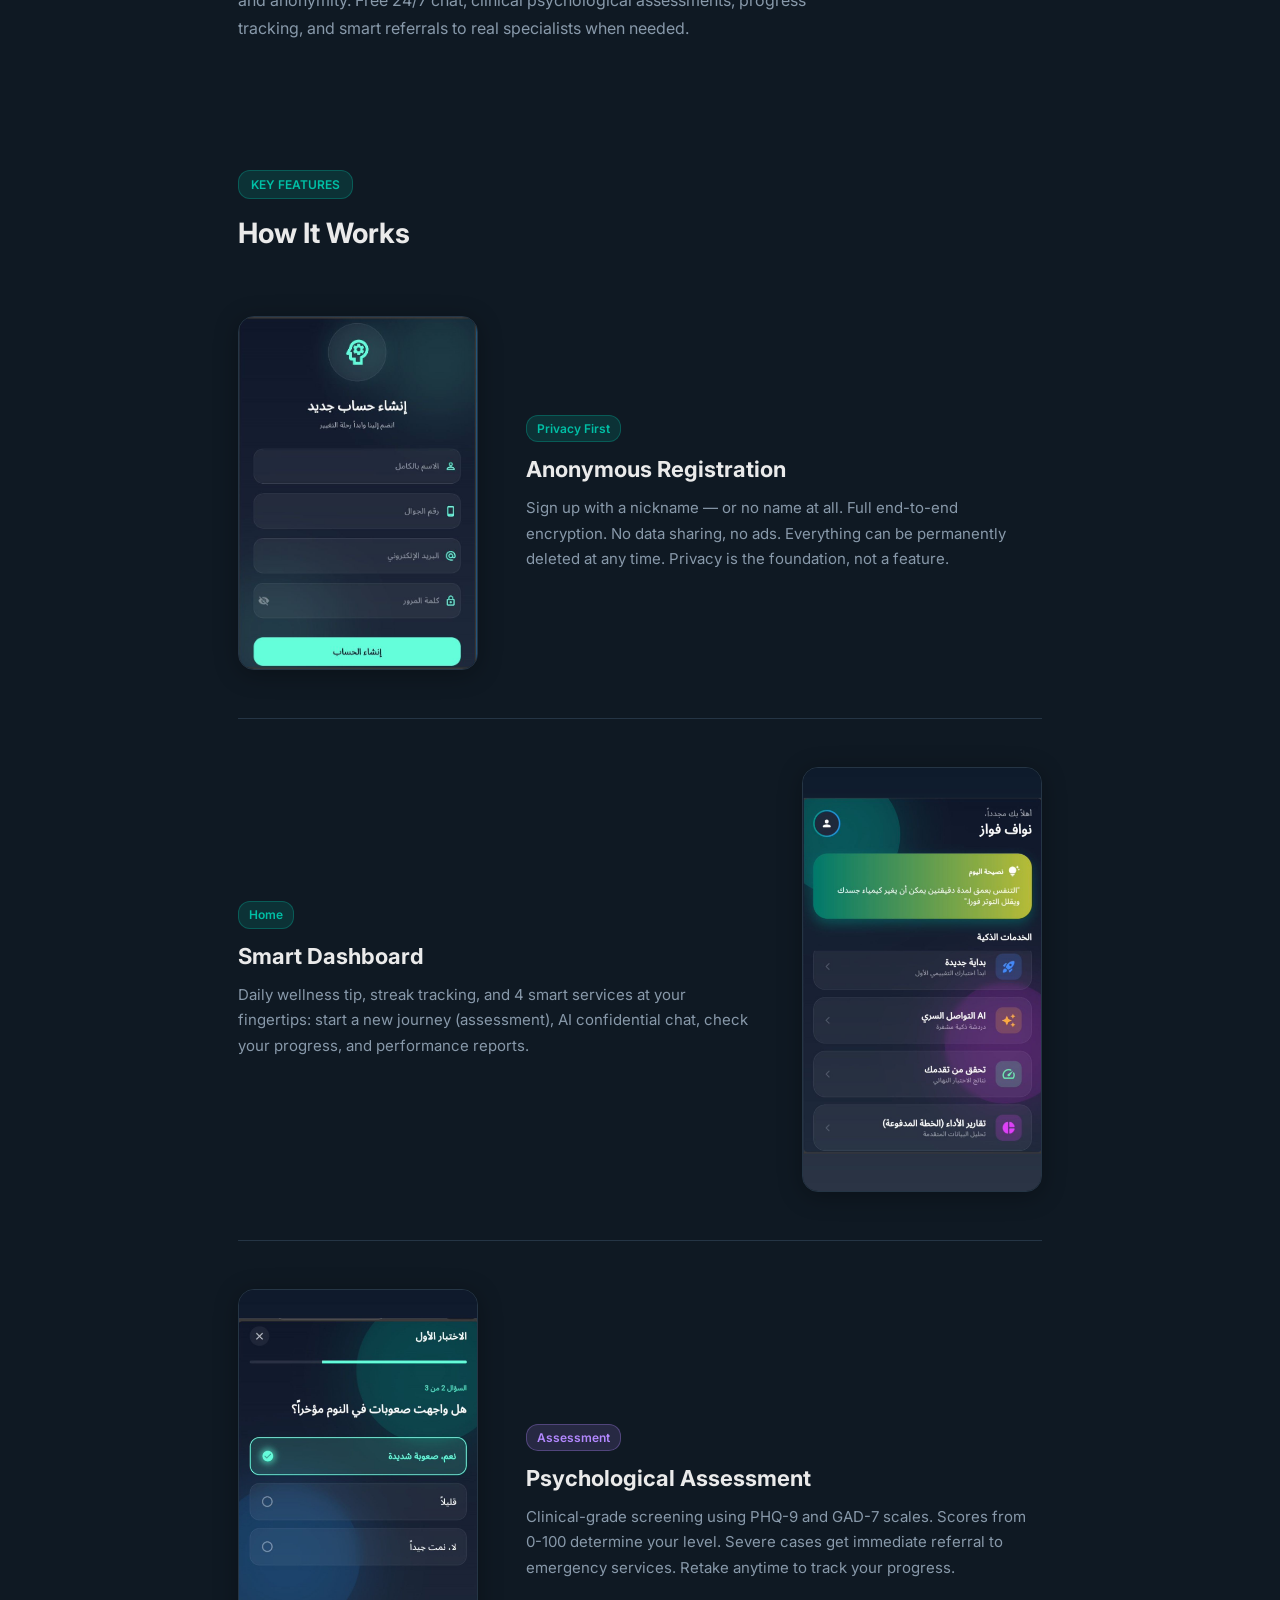
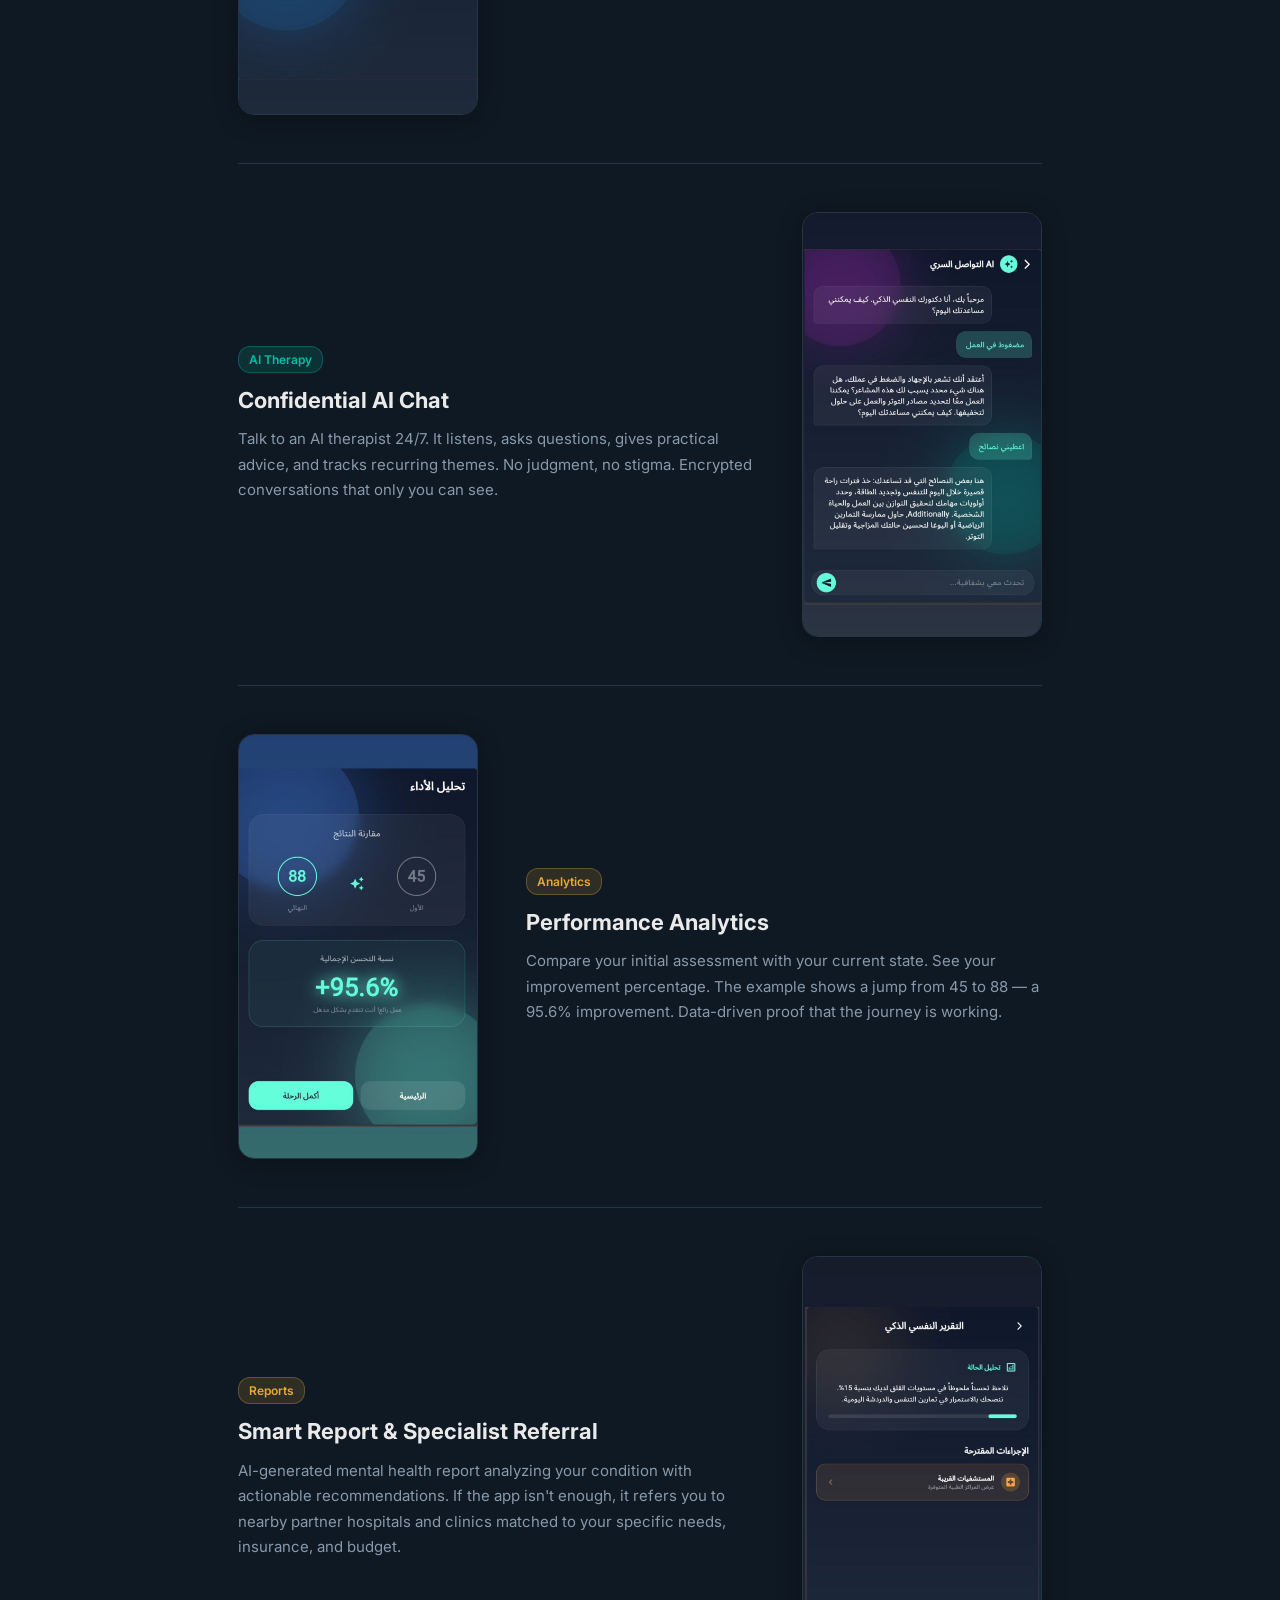
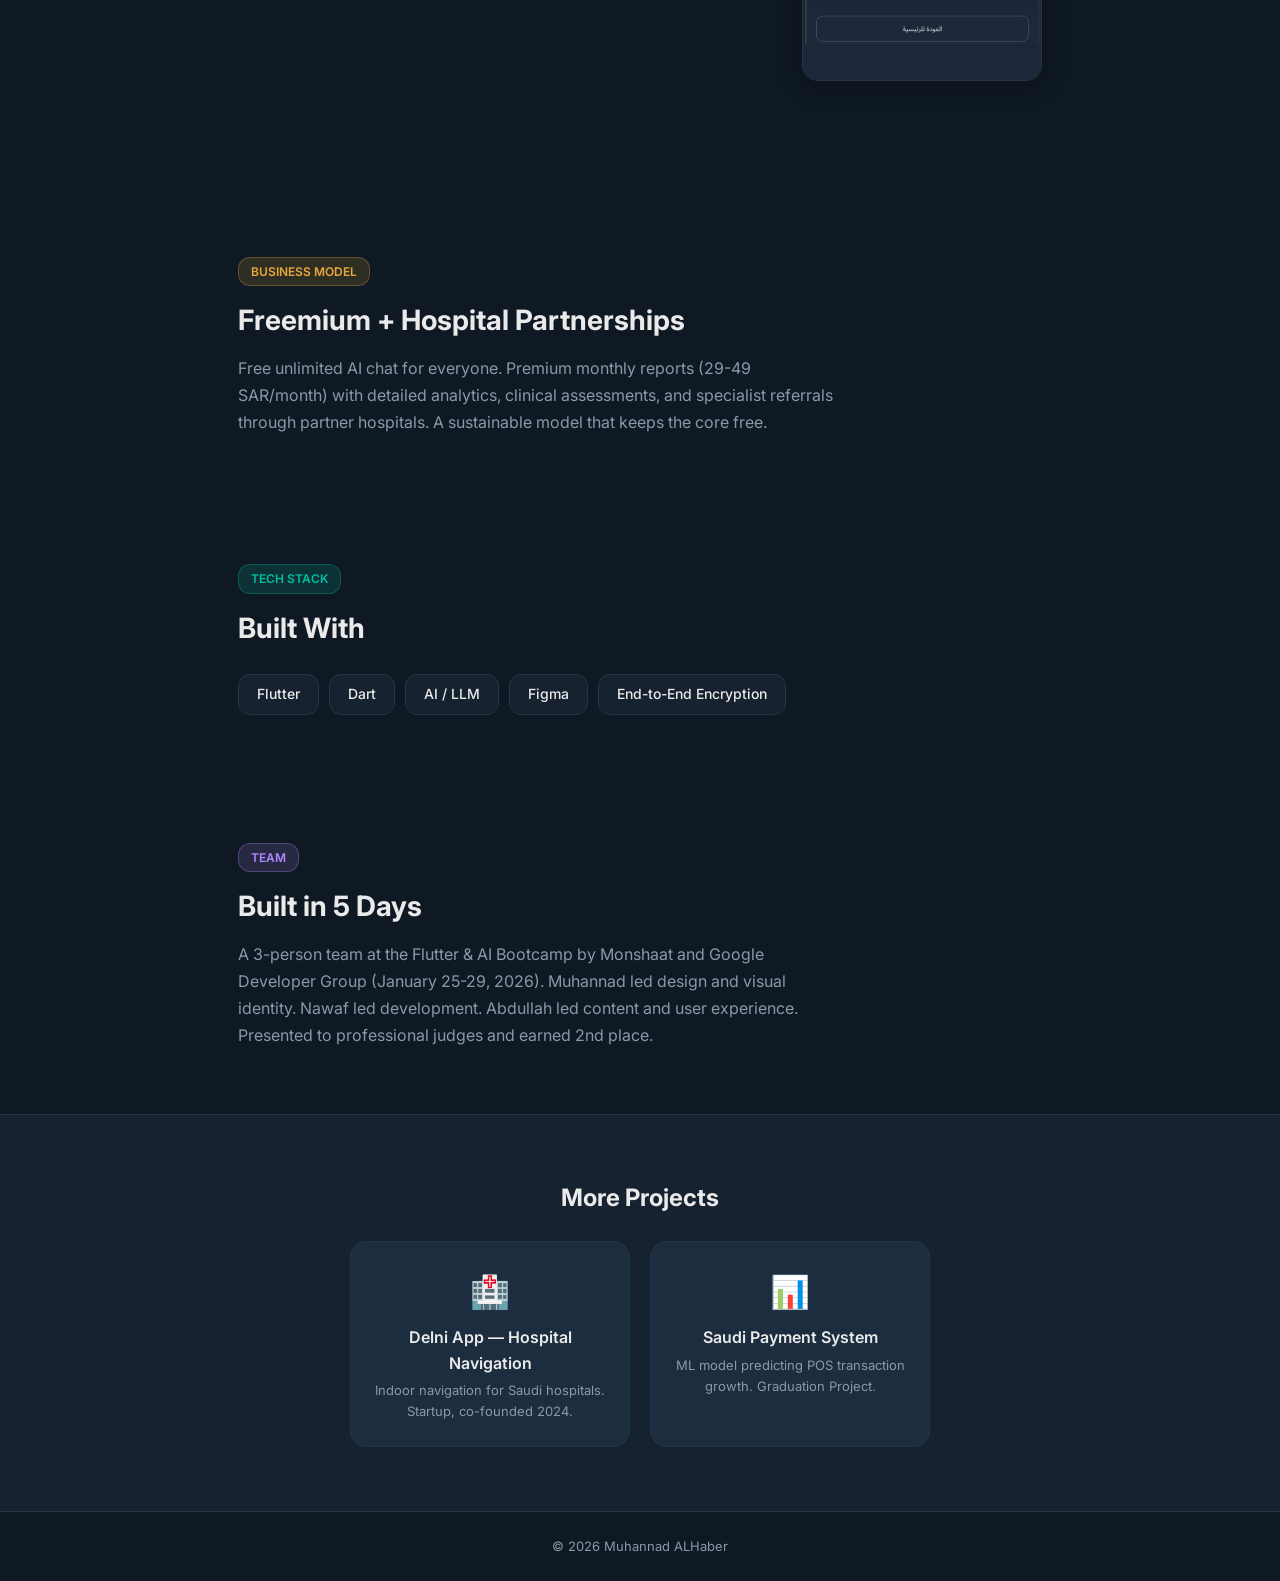
<file: maali.html>
<!DOCTYPE html>
<html lang="en">
<head>
    <meta charset="UTF-8">
    <meta name="viewport" content="width=device-width, initial-scale=1.0">
    <title>Al-Ma'ali App — Muhannad ALHaber</title>
    <link rel="preconnect" href="https://fonts.googleapis.com">
    <link rel="preconnect" href="https://fonts.gstatic.com" crossorigin>
    <link href="https://fonts.googleapis.com/css2?family=Inter:wght@400;500;600;700;800&display=swap" rel="stylesheet">
    <style>
        *, *::before, *::after { margin: 0; padding: 0; box-sizing: border-box; }

        :root {
            --bg-dark: #0F1923;
            --bg-card: #162230;
            --bg-lighter: #1C2D3F;
            --teal: #00BFA5;
            --teal-glow: rgba(0, 191, 165, 0.15);
            --text-white: #EAEAEA;
            --text-muted: #8899AA;
            --border: #253545;
            --orange: #E8A838;
            --orange-bg: rgba(232, 168, 56, 0.15);
            --purple: #B388FF;
            --purple-bg: rgba(179, 136, 255, 0.15);
        }

        html { scroll-behavior: smooth; }

        body {
            font-family: 'Inter', -apple-system, sans-serif;
            background: var(--bg-dark);
            color: var(--text-white);
            line-height: 1.6;
        }

        /* Back nav */
        .back-nav {
            position: sticky; top: 0; z-index: 100;
            background: var(--bg-dark);
            border-bottom: 1px solid var(--border);
            padding: 16px 24px;
        }
        .back-nav a {
            text-decoration: none; color: var(--text-muted); font-size: 14px; font-weight: 500;
            display: inline-flex; align-items: center; gap: 8px; transition: color 0.2s;
        }
        .back-nav a:hover { color: var(--teal); }

        /* Container */
        .container { max-width: 900px; margin: 0 auto; padding: 0 24px; }

        /* Hero */
        .hero {
            padding: 64px 24px 48px;
            text-align: center;
            background: linear-gradient(180deg, var(--bg-dark) 0%, var(--bg-card) 100%);
            border-bottom: 1px solid var(--border);
        }
        .hero-badge {
            display: inline-flex; align-items: center; gap: 6px;
            padding: 6px 16px; border-radius: 20px;
            background: var(--teal-glow); color: var(--teal);
            font-size: 13px; font-weight: 600; margin-bottom: 16px;
            border: 1px solid rgba(0, 191, 165, 0.3);
        }
        .hero h1 { font-size: 42px; font-weight: 800; margin-bottom: 12px; }
        .hero p { font-size: 18px; color: var(--text-muted); max-width: 600px; margin: 0 auto 32px; }
        .hero-meta {
            display: flex; justify-content: center; gap: 32px; flex-wrap: wrap;
            font-size: 14px; color: var(--text-muted);
        }
        .hero-meta span { display: flex; align-items: center; gap: 6px; }
        .hero-meta strong { color: var(--text-white); font-weight: 600; }

        /* Phone mockup row */
        .phone-row {
            display: flex; justify-content: center; gap: 20px; flex-wrap: wrap;
            padding: 48px 24px;
            background: linear-gradient(180deg, var(--bg-card) 0%, var(--bg-dark) 100%);
        }
        .phone-frame {
            width: 220px; border-radius: 16px; overflow: hidden;
            border: 1px solid var(--border);
            box-shadow: 0 8px 40px rgba(0, 191, 165, 0.1);
            background: var(--bg-card);
        }
        .phone-frame img { width: 100%; height: auto; display: block; }

        /* Section */
        .section {
            padding: 64px 24px;
            opacity: 0; transform: translateY(20px);
            transition: opacity 0.5s ease, transform 0.5s ease;
        }
        .section.visible { opacity: 1; transform: translateY(0); }

        .section-label {
            display: inline-block; padding: 4px 12px; border-radius: 12px;
            font-size: 12px; font-weight: 600; text-transform: uppercase;
            margin-bottom: 12px; border: 1px solid;
        }
        .section h2 { font-size: 28px; font-weight: 700; margin-bottom: 12px; }
        .section p.desc { font-size: 16px; color: var(--text-muted); max-width: 600px; line-height: 1.7; }

        /* Feature row */
        .feature {
            display: flex; align-items: center; gap: 48px;
            padding: 48px 0;
            border-bottom: 1px solid var(--border);
        }
        .feature:last-child { border-bottom: none; }
        .feature.reverse { flex-direction: row-reverse; }
        .feature-img {
            flex: 0 0 240px; border-radius: 16px; overflow: hidden;
            border: 1px solid var(--border);
            box-shadow: 0 4px 24px rgba(0,0,0,0.3);
        }
        .feature-img img { width: 100%; height: auto; display: block; }
        .feature-text { flex: 1; }
        .feature-text .chip {
            display: inline-block; padding: 3px 10px; border-radius: 12px;
            font-size: 12px; font-weight: 600; margin-bottom: 10px;
            border: 1px solid;
        }
        .feature-text h3 { font-size: 22px; font-weight: 700; margin-bottom: 8px; }
        .feature-text p { font-size: 15px; color: var(--text-muted); line-height: 1.7; }

        /* Stats bar */
        .stats-bar {
            display: flex; justify-content: center; gap: 48px; flex-wrap: wrap;
            padding: 40px 24px;
            background: var(--bg-card);
            border-top: 1px solid var(--border);
            border-bottom: 1px solid var(--border);
        }
        .stat { text-align: center; }
        .stat .number { font-size: 36px; font-weight: 800; color: var(--teal); }
        .stat .label { font-size: 13px; color: var(--text-muted); margin-top: 4px; }

        /* Tech stack */
        .tech-grid {
            display: flex; flex-wrap: wrap; gap: 10px; margin-top: 24px;
        }
        .tech-item {
            padding: 8px 18px; border-radius: 12px;
            background: var(--bg-card); border: 1px solid var(--border);
            font-size: 14px; font-weight: 500; color: var(--text-white);
        }

        /* More projects */
        .more-projects {
            padding: 64px 24px;
            background: var(--bg-card);
            border-top: 1px solid var(--border);
            text-align: center;
        }
        .more-projects h2 { font-size: 24px; margin-bottom: 24px; }
        .more-grid { display: flex; justify-content: center; gap: 20px; flex-wrap: wrap; }
        .more-card {
            background: var(--bg-lighter); border: 1px solid var(--border); border-radius: 16px;
            padding: 24px; width: 280px; text-decoration: none; color: var(--text-white);
            transition: all 0.3s;
        }
        .more-card:hover { transform: translateY(-3px); box-shadow: 0 8px 24px rgba(0,0,0,0.3); }
        .more-card .icon { font-size: 32px; margin-bottom: 8px; }
        .more-card h3 { font-size: 16px; font-weight: 600; margin-bottom: 4px; }
        .more-card p { font-size: 13px; color: var(--text-muted); }

        /* Footer */
        footer {
            text-align: center; padding: 24px;
            font-size: 13px; color: var(--text-muted);
            border-top: 1px solid var(--border);
        }

        /* Responsive */
        @media (max-width: 768px) {
            .hero h1 { font-size: 28px; }
            .phone-row { gap: 12px; }
            .phone-frame { width: 160px; }
            .feature { flex-direction: column !important; gap: 24px; }
            .feature-img { flex: none; width: 100%; max-width: 280px; }
            .hero-meta { gap: 16px; }
            .stats-bar { gap: 24px; }
        }
    </style>
</head>
<body>

<!-- BACK NAV -->
<nav class="back-nav">
    <a href="index.html">&larr; Back to Portfolio</a>
</nav>

<!-- HERO -->
<div class="hero">
    <span class="hero-badge">&#x1F3C6; 2nd Place — Monshaat Bootcamp</span>
    <h1>Al-Ma'ali</h1>
    <p>AI-powered mental health therapist app. Free, private, and available 24/7 for anyone who needs support.</p>
    <div class="hero-meta">
        <span><strong>Year:</strong> January 2026</span>
        <span><strong>Role:</strong> UI/UX Design Lead</span>
        <span><strong>Event:</strong> Flutter &amp; AI Bootcamp</span>
        <span><strong>Team:</strong> 3 Members</span>
    </div>
</div>

<!-- PHONE MOCKUP ROW -->
<div class="phone-row">
    <div class="phone-frame"><img src="assets/maali/PHOTO-2026-01-29-18-16-28.jpg" alt="Al-Ma'ali home dashboard"></div>
    <div class="phone-frame"><img src="assets/maali/PHOTO-2026-01-29-18-17-33.jpg" alt="Al-Ma'ali AI chat"></div>
    <div class="phone-frame"><img src="assets/maali/PHOTO-2026-01-29-18-17-47.jpg" alt="Al-Ma'ali performance analysis"></div>
</div>

<!-- STATS -->
<div class="stats-bar">
    <div class="stat"><div class="number">4</div><div class="label">Problems Solved</div></div>
    <div class="stat"><div class="number">7</div><div class="label">Core Features</div></div>
    <div class="stat"><div class="number">3</div><div class="label">Target Segments</div></div>
    <div class="stat"><div class="number">5</div><div class="label">Day Build Sprint</div></div>
</div>

<!-- THE PROBLEM -->
<div class="container">
    <div class="section" id="problem">
        <span class="section-label" style="background: rgba(235,87,87,0.15); color: #EB5757; border-color: rgba(235,87,87,0.3);">The Problem</span>
        <h2>Mental Health Support Is Broken</h2>
        <p class="desc">In Saudi Arabia, a single therapy session costs 300-800 SAR. 70% of people needing help hesitate due to social stigma. Wait times are 2-4 weeks. And smaller cities have almost no mental health specialists. Al-Ma'ali addresses all four barriers at once.</p>
    </div>

    <!-- THE SOLUTION -->
    <div class="section" id="solution">
        <span class="section-label" style="background: var(--teal-glow); color: var(--teal); border-color: rgba(0,191,165,0.3);">The Solution</span>
        <h2>Your AI Therapist — Free, Private, Always On</h2>
        <p class="desc">Al-Ma'ali provides AI-powered mental health conversations with full encryption and anonymity. Free 24/7 chat, clinical psychological assessments, progress tracking, and smart referrals to real specialists when needed.</p>
    </div>
</div>

<!-- KEY FEATURES -->
<div class="container">
    <div class="section" id="features">
        <span class="section-label" style="background: var(--teal-glow); color: var(--teal); border-color: rgba(0,191,165,0.3);">Key Features</span>
        <h2>How It Works</h2>

        <!-- Feature 1: Registration -->
        <div class="feature">
            <div class="feature-img"><img src="assets/maali/PHOTO-2026-01-29-18-16-05.jpg" alt="Registration screen"></div>
            <div class="feature-text">
                <span class="chip" style="background: var(--teal-glow); color: var(--teal); border-color: rgba(0,191,165,0.3);">Privacy First</span>
                <h3>Anonymous Registration</h3>
                <p>Sign up with a nickname — or no name at all. Full end-to-end encryption. No data sharing, no ads. Everything can be permanently deleted at any time. Privacy is the foundation, not a feature.</p>
            </div>
        </div>

        <!-- Feature 2: Dashboard -->
        <div class="feature reverse">
            <div class="feature-img"><img src="assets/maali/PHOTO-2026-01-29-18-16-28.jpg" alt="Smart dashboard"></div>
            <div class="feature-text">
                <span class="chip" style="background: var(--teal-glow); color: var(--teal); border-color: rgba(0,191,165,0.3);">Home</span>
                <h3>Smart Dashboard</h3>
                <p>Daily wellness tip, streak tracking, and 4 smart services at your fingertips: start a new journey (assessment), AI confidential chat, check your progress, and performance reports.</p>
            </div>
        </div>

        <!-- Feature 3: Assessment -->
        <div class="feature">
            <div class="feature-img"><img src="assets/maali/PHOTO-2026-01-29-18-16-59.jpg" alt="Psychological assessment"></div>
            <div class="feature-text">
                <span class="chip" style="background: var(--purple-bg); color: var(--purple); border-color: rgba(179,136,255,0.3);">Assessment</span>
                <h3>Psychological Assessment</h3>
                <p>Clinical-grade screening using PHQ-9 and GAD-7 scales. Scores from 0-100 determine your level. Severe cases get immediate referral to emergency services. Retake anytime to track your progress.</p>
            </div>
        </div>

        <!-- Feature 4: AI Chat -->
        <div class="feature reverse">
            <div class="feature-img"><img src="assets/maali/PHOTO-2026-01-29-18-17-33.jpg" alt="AI therapy chat"></div>
            <div class="feature-text">
                <span class="chip" style="background: var(--teal-glow); color: var(--teal); border-color: rgba(0,191,165,0.3);">AI Therapy</span>
                <h3>Confidential AI Chat</h3>
                <p>Talk to an AI therapist 24/7. It listens, asks questions, gives practical advice, and tracks recurring themes. No judgment, no stigma. Encrypted conversations that only you can see.</p>
            </div>
        </div>

        <!-- Feature 5: Performance -->
        <div class="feature">
            <div class="feature-img"><img src="assets/maali/PHOTO-2026-01-29-18-17-47.jpg" alt="Performance analytics"></div>
            <div class="feature-text">
                <span class="chip" style="background: var(--orange-bg); color: var(--orange); border-color: rgba(232,168,56,0.3);">Analytics</span>
                <h3>Performance Analytics</h3>
                <p>Compare your initial assessment with your current state. See your improvement percentage. The example shows a jump from 45 to 88 — a 95.6% improvement. Data-driven proof that the journey is working.</p>
            </div>
        </div>

        <!-- Feature 6: Smart Report -->
        <div class="feature reverse">
            <div class="feature-img"><img src="assets/maali/PHOTO-2026-01-29-18-18-24.jpg" alt="Smart report and referral"></div>
            <div class="feature-text">
                <span class="chip" style="background: var(--orange-bg); color: var(--orange); border-color: rgba(232,168,56,0.3);">Reports</span>
                <h3>Smart Report &amp; Specialist Referral</h3>
                <p>AI-generated mental health report analyzing your condition with actionable recommendations. If the app isn't enough, it refers you to nearby partner hospitals and clinics matched to your specific needs, insurance, and budget.</p>
            </div>
        </div>
    </div>
</div>

<!-- BUSINESS MODEL -->
<div class="container">
    <div class="section">
        <span class="section-label" style="background: var(--orange-bg); color: var(--orange); border-color: rgba(232,168,56,0.3);">Business Model</span>
        <h2>Freemium + Hospital Partnerships</h2>
        <p class="desc">Free unlimited AI chat for everyone. Premium monthly reports (29-49 SAR/month) with detailed analytics, clinical assessments, and specialist referrals through partner hospitals. A sustainable model that keeps the core free.</p>
    </div>
</div>

<!-- TECH STACK -->
<div class="container">
    <div class="section">
        <span class="section-label" style="background: var(--teal-glow); color: var(--teal); border-color: rgba(0,191,165,0.3);">Tech Stack</span>
        <h2>Built With</h2>
        <div class="tech-grid">
            <span class="tech-item">Flutter</span>
            <span class="tech-item">Dart</span>
            <span class="tech-item">AI / LLM</span>
            <span class="tech-item">Figma</span>
            <span class="tech-item">End-to-End Encryption</span>
        </div>
    </div>
</div>

<!-- TEAM -->
<div class="container">
    <div class="section">
        <span class="section-label" style="background: var(--purple-bg); color: var(--purple); border-color: rgba(179,136,255,0.3);">Team</span>
        <h2>Built in 5 Days</h2>
        <p class="desc">A 3-person team at the Flutter &amp; AI Bootcamp by Monshaat and Google Developer Group (January 25-29, 2026). Muhannad led design and visual identity. Nawaf led development. Abdullah led content and user experience. Presented to professional judges and earned 2nd place.</p>
    </div>
</div>

<!-- MORE PROJECTS -->
<div class="more-projects">
    <h2>More Projects</h2>
    <div class="more-grid">
        <a href="delni.html" class="more-card">
            <div class="icon">&#x1F3E5;</div>
            <h3>Delni App — Hospital Navigation</h3>
            <p>Indoor navigation for Saudi hospitals. Startup, co-founded 2024.</p>
        </a>
        <a href="index.html#projects" class="more-card">
            <div class="icon">&#x1F4CA;</div>
            <h3>Saudi Payment System</h3>
            <p>ML model predicting POS transaction growth. Graduation Project.</p>
        </a>
    </div>
</div>

<footer>&copy; 2026 Muhannad ALHaber</footer>

<script>
const sections = document.querySelectorAll('.section');
const observer = new IntersectionObserver((entries) => {
    entries.forEach(entry => {
        if (entry.isIntersecting) {
            entry.target.classList.add('visible');
        }
    });
}, { threshold: 0.1 });
sections.forEach(s => observer.observe(s));
</script>
</body>
</html>
</file>
